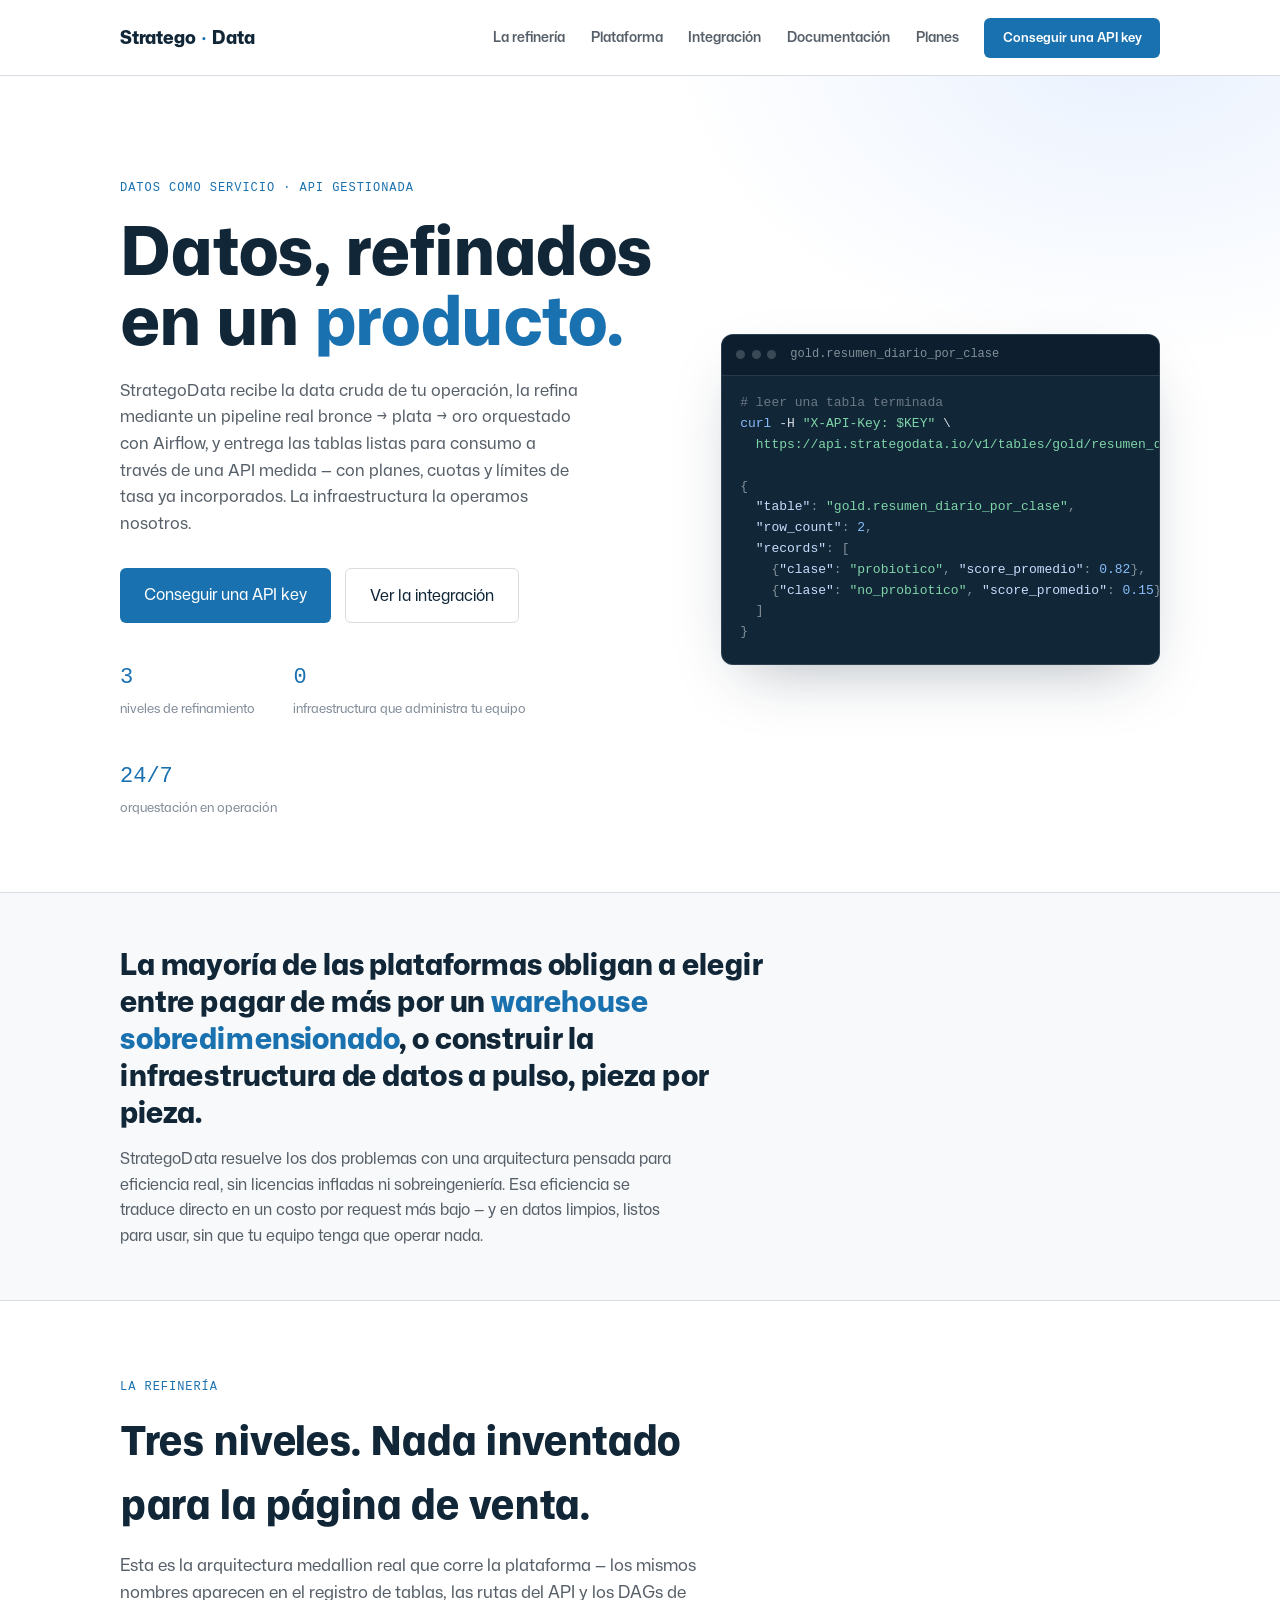
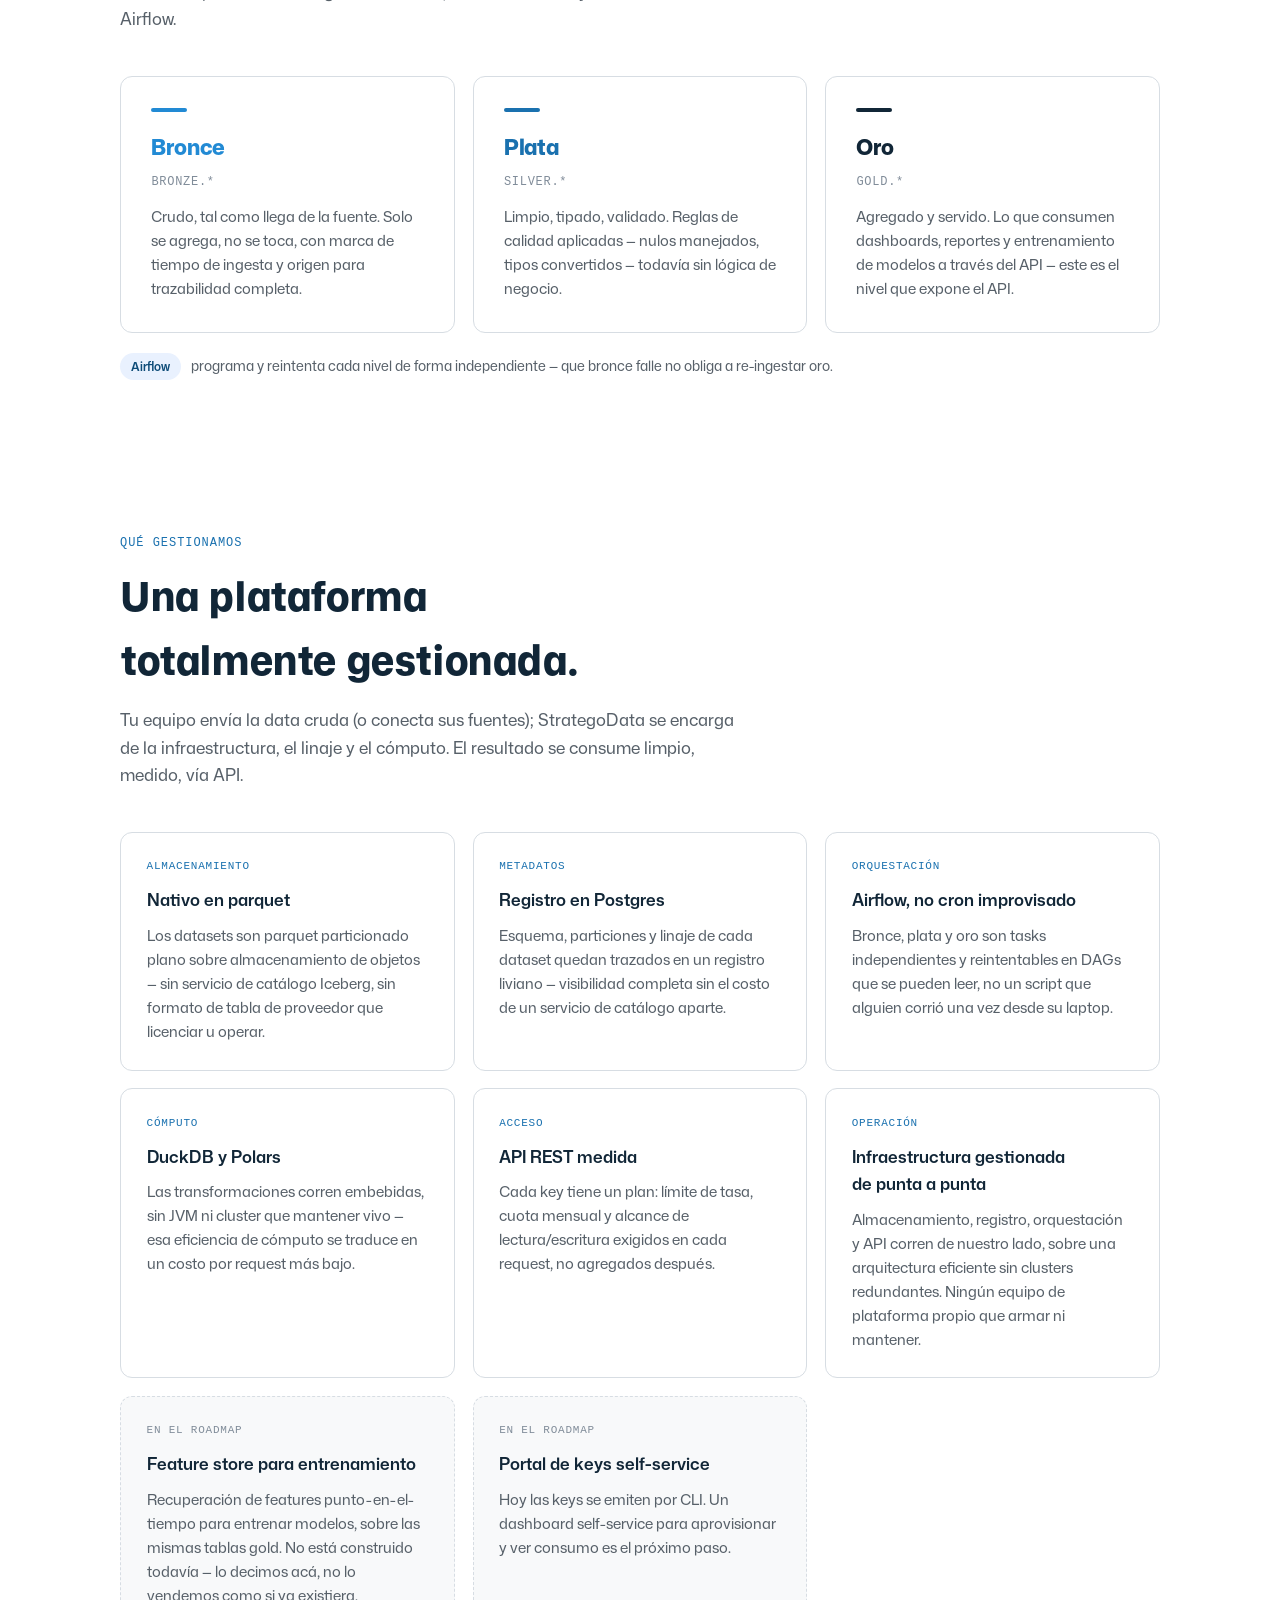
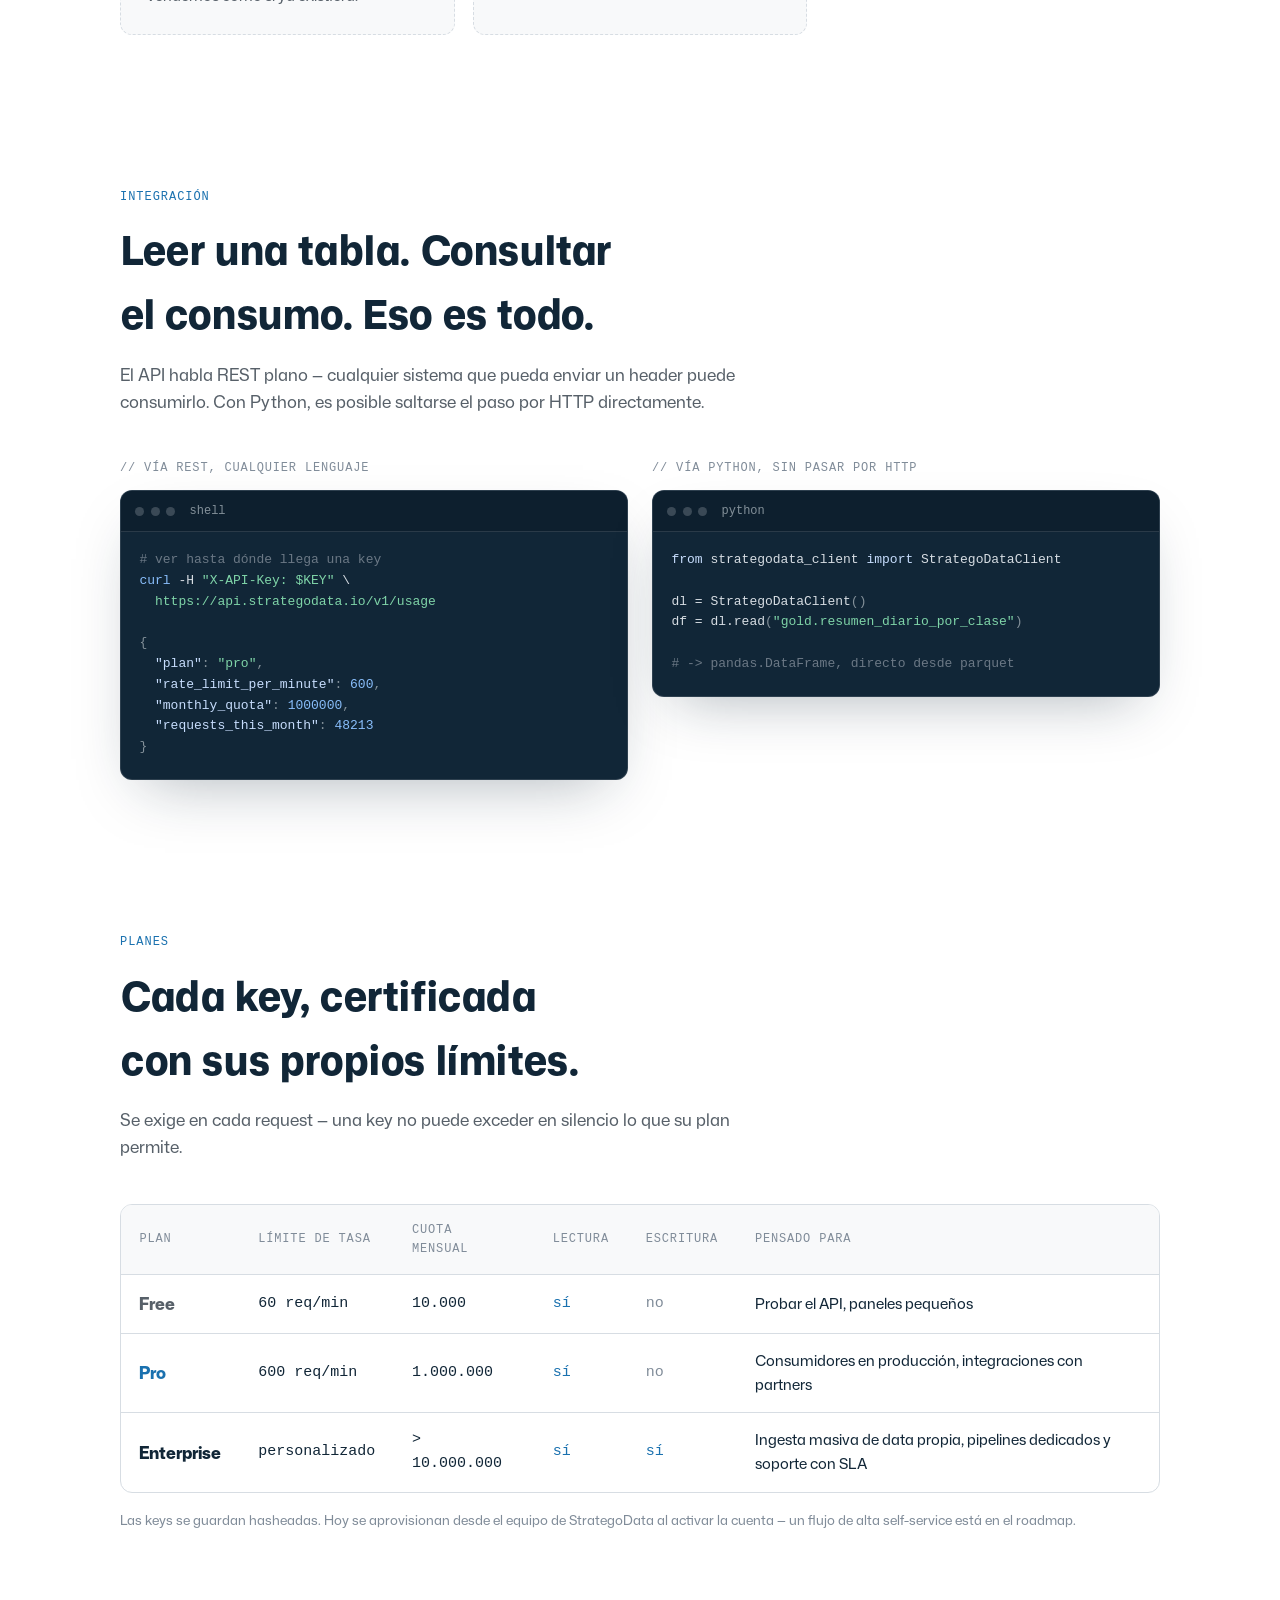
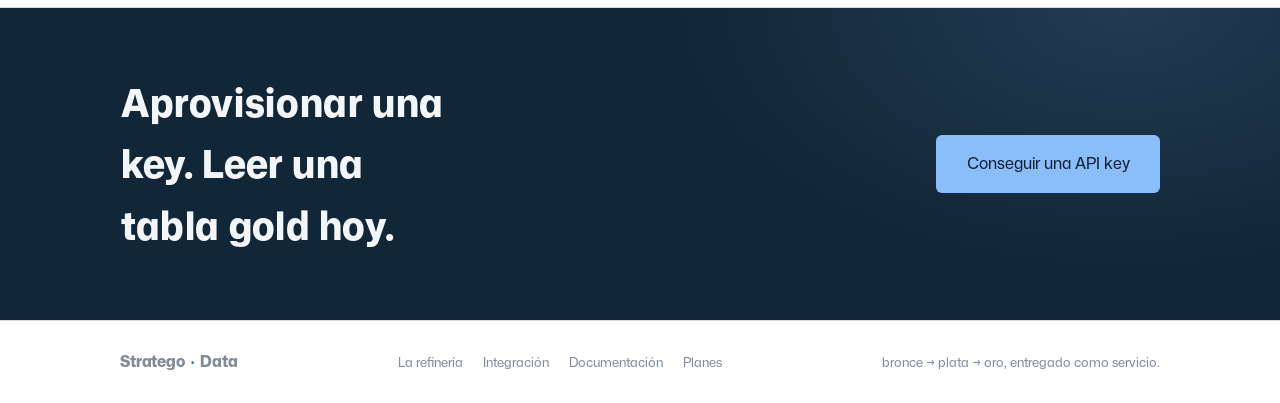
<file: index.html>
<!doctype html>
<html lang="es">
<head>
  <meta charset="UTF-8" />
  <meta name="viewport" content="width=device-width, initial-scale=1.0" />
  <title>StrategoData — Datos, refinados en un producto.</title>
  <meta name="description" content="StrategoData: datos como servicio. Plataforma gestionada que refina tu data cruda en tablas listas para consumir vía una API medida, con planes y cuotas claras." />
  <link rel="icon" href="data:image/svg+xml,%3Csvg xmlns='http://www.w3.org/2000/svg' viewBox='0 0 100 100'%3E%3Ctext y='.9em' font-size='90'%3E%F0%9F%94%B7%3C/text%3E%3C/svg%3E" />
  <link rel="stylesheet" href="styles.css" />
</head>
<body>
<header class="site">
  <div class="wrap nav">
    <div class="nav-mark">Stratego<span class="dot">·</span>Data</div>
    <nav class="nav-links">
      <a href="#refineria">La refinería</a>
      <a href="#plataforma">Plataforma</a>
      <a href="#integracion">Integración</a>
      <a href="docs/index.html">Documentación</a>
      <a href="#planes">Planes</a>
      <a class="nav-cta" href="#planes">Conseguir una API key</a>
    </nav>
  </div>
</header>

<main>
  <section class="hero">
    <div class="wrap hero-grid">
      <div>
        <div class="eyebrow hero-eyebrow">Datos como servicio · API gestionada</div>
        <h1 class="hero-title display">Datos, refinados en un <span class="accent">producto.</span></h1>
        <p class="hero-sub">StrategoData recibe la data cruda de tu operación, la refina mediante un pipeline real bronce → plata → oro orquestado con Airflow, y entrega las tablas listas para consumo a través de una API medida — con planes, cuotas y límites de tasa ya incorporados. La infraestructura la operamos nosotros.</p>
        <div class="hero-ctas">
          <a class="btn-primary" href="#planes">Conseguir una API key</a>
          <a class="btn-secondary" href="#integracion">Ver la integración</a>
        </div>
        <div class="hero-facts">
          <div class="hero-fact"><span class="num tabular">3</span><span class="lbl">niveles de refinamiento</span></div>
          <div class="hero-fact"><span class="num tabular">0</span><span class="lbl">infraestructura que administra tu equipo</span></div>
          <div class="hero-fact"><span class="num tabular">24/7</span><span class="lbl">orquestación en operación</span></div>
        </div>
      </div>
      <div class="terminal">
        <div class="terminal-bar"><span></span><span></span><span></span><div class="lbl">gold.resumen_diario_por_clase</div></div>
        <div class="terminal-body"><pre><span class="tk-mut"># leer una tabla terminada</span>
<span class="tk-cmd">curl</span> -H <span class="tk-str">"X-API-Key: $KEY"</span> \
  <span class="tk-str">https://api.strategodata.io/v1/tables/gold/resumen_diario_por_clase</span>

<span class="tk-punc">{</span>
  <span class="tk-key">"table"</span><span class="tk-punc">:</span> <span class="tk-str">"gold.resumen_diario_por_clase"</span><span class="tk-punc">,</span>
  <span class="tk-key">"row_count"</span><span class="tk-punc">:</span> <span class="tk-cmd">2</span><span class="tk-punc">,</span>
  <span class="tk-key">"records"</span><span class="tk-punc">:</span> <span class="tk-punc">[</span>
    <span class="tk-punc">{</span><span class="tk-key">"clase"</span><span class="tk-punc">:</span> <span class="tk-str">"probiotico"</span><span class="tk-punc">,</span> <span class="tk-key">"score_promedio"</span><span class="tk-punc">:</span> <span class="tk-cmd">0.82</span><span class="tk-punc">}</span><span class="tk-punc">,</span>
    <span class="tk-punc">{</span><span class="tk-key">"clase"</span><span class="tk-punc">:</span> <span class="tk-str">"no_probiotico"</span><span class="tk-punc">,</span> <span class="tk-key">"score_promedio"</span><span class="tk-punc">:</span> <span class="tk-cmd">0.15</span><span class="tk-punc">}</span>
  <span class="tk-punc">]</span>
<span class="tk-punc">}</span></pre></div>
      </div>
    </div>
  </section>

  <div class="thesis">
    <div class="wrap">
      <p class="lead">La mayoría de las plataformas obligan a elegir entre pagar de más por un <span class="accent">warehouse sobredimensionado</span>, o construir la infraestructura de datos a pulso, pieza por pieza.</p>
      <p class="thesis-note">StrategoData resuelve los dos problemas con una arquitectura pensada para eficiencia real, sin licencias infladas ni sobreingeniería. Esa eficiencia se traduce directo en un costo por request más bajo — y en datos limpios, listos para usar, sin que tu equipo tenga que operar nada.</p>
    </div>
  </div>

  <section id="refineria">
    <div class="wrap">
      <div class="section-head">
        <div class="eyebrow">La refinería</div>
        <h2 class="section-title">Tres niveles. Nada inventado para la página de venta.</h2>
        <p>Esta es la arquitectura medallion real que corre la plataforma — los mismos nombres aparecen en el registro de tablas, las rutas del API y los DAGs de Airflow.</p>
      </div>

      <div class="refinery-strip" id="ingots">
        <div class="ingot ingot--bronze">
          <div class="tier-bar"></div>
          <div class="tier-name">Bronce</div>
          <div class="tier-role">bronze.*</div>
          <p class="tier-desc">Crudo, tal como llega de la fuente. Solo se agrega, no se toca, con marca de tiempo de ingesta y origen para trazabilidad completa.</p>
        </div>
        <div class="ingot ingot--silver">
          <div class="tier-bar"></div>
          <div class="tier-name">Plata</div>
          <div class="tier-role">silver.*</div>
          <p class="tier-desc">Limpio, tipado, validado. Reglas de calidad aplicadas — nulos manejados, tipos convertidos — todavía sin lógica de negocio.</p>
        </div>
        <div class="ingot ingot--gold">
          <div class="tier-bar"></div>
          <div class="tier-name">Oro</div>
          <div class="tier-role">gold.*</div>
          <p class="tier-desc">Agregado y servido. Lo que consumen dashboards, reportes y entrenamiento de modelos a través del API — este es el nivel que expone el API.</p>
        </div>
      </div>
      <div class="orchestration-note"><span class="tag">Airflow</span> programa y reintenta cada nivel de forma independiente — que bronce falle no obliga a re-ingestar oro.</div>
    </div>
  </section>

  <section id="plataforma">
    <div class="wrap">
      <div class="section-head">
        <div class="eyebrow">Qué gestionamos</div>
        <h2 class="section-title">Una plataforma totalmente gestionada.</h2>
        <p>Tu equipo envía la data cruda (o conecta sus fuentes); StrategoData se encarga de la infraestructura, el linaje y el cómputo. El resultado se consume limpio, medido, vía API.</p>
      </div>

      <div class="feature-grid">
        <div class="feature">
          <div class="mark">ALMACENAMIENTO</div>
          <h3>Nativo en parquet</h3>
          <p>Los datasets son parquet particionado plano sobre almacenamiento de objetos — sin servicio de catálogo Iceberg, sin formato de tabla de proveedor que licenciar u operar.</p>
        </div>
        <div class="feature">
          <div class="mark">METADATOS</div>
          <h3>Registro en Postgres</h3>
          <p>Esquema, particiones y linaje de cada dataset quedan trazados en un registro liviano — visibilidad completa sin el costo de un servicio de catálogo aparte.</p>
        </div>
        <div class="feature">
          <div class="mark">ORQUESTACIÓN</div>
          <h3>Airflow, no cron improvisado</h3>
          <p>Bronce, plata y oro son tasks independientes y reintentables en DAGs que se pueden leer, no un script que alguien corrió una vez desde su laptop.</p>
        </div>
        <div class="feature">
          <div class="mark">CÓMPUTO</div>
          <h3>DuckDB y Polars</h3>
          <p>Las transformaciones corren embebidas, sin JVM ni cluster que mantener vivo — esa eficiencia de cómputo se traduce en un costo por request más bajo.</p>
        </div>
        <div class="feature">
          <div class="mark">ACCESO</div>
          <h3>API REST medida</h3>
          <p>Cada key tiene un plan: límite de tasa, cuota mensual y alcance de lectura/escritura exigidos en cada request, no agregados después.</p>
        </div>
        <div class="feature">
          <div class="mark">OPERACIÓN</div>
          <h3>Infraestructura gestionada de punta a punta</h3>
          <p>Almacenamiento, registro, orquestación y API corren de nuestro lado, sobre una arquitectura eficiente sin clusters redundantes. Ningún equipo de plataforma propio que armar ni mantener.</p>
        </div>
        <div class="feature roadmap">
          <div class="mark">EN EL ROADMAP</div>
          <h3>Feature store para entrenamiento</h3>
          <p>Recuperación de features punto-en-el-tiempo para entrenar modelos, sobre las mismas tablas gold. No está construido todavía — lo decimos acá, no lo vendemos como si ya existiera.</p>
        </div>
        <div class="feature roadmap">
          <div class="mark">EN EL ROADMAP</div>
          <h3>Portal de keys self-service</h3>
          <p>Hoy las keys se emiten por CLI. Un dashboard self-service para aprovisionar y ver consumo es el próximo paso.</p>
        </div>
      </div>
    </div>
  </section>

  <section id="integracion">
    <div class="wrap">
      <div class="section-head">
        <div class="eyebrow">Integración</div>
        <h2 class="section-title">Leer una tabla. Consultar el consumo. Eso es todo.</h2>
        <p>El API habla REST plano — cualquier sistema que pueda enviar un header puede consumirlo. Con Python, es posible saltarse el paso por HTTP directamente.</p>
      </div>

      <div class="demo-grid">
        <div class="demo-col">
          <h3>// vía REST, cualquier lenguaje</h3>
          <div class="terminal">
            <div class="terminal-bar"><span></span><span></span><span></span><div class="lbl">shell</div></div>
            <div class="terminal-body"><pre><span class="tk-mut"># ver hasta dónde llega una key</span>
<span class="tk-cmd">curl</span> -H <span class="tk-str">"X-API-Key: $KEY"</span> \
  <span class="tk-str">https://api.strategodata.io/v1/usage</span>

<span class="tk-punc">{</span>
  <span class="tk-key">"plan"</span><span class="tk-punc">:</span> <span class="tk-str">"pro"</span><span class="tk-punc">,</span>
  <span class="tk-key">"rate_limit_per_minute"</span><span class="tk-punc">:</span> <span class="tk-cmd">600</span><span class="tk-punc">,</span>
  <span class="tk-key">"monthly_quota"</span><span class="tk-punc">:</span> <span class="tk-cmd">1000000</span><span class="tk-punc">,</span>
  <span class="tk-key">"requests_this_month"</span><span class="tk-punc">:</span> <span class="tk-cmd">48213</span>
<span class="tk-punc">}</span></pre></div>
          </div>
        </div>
        <div class="demo-col">
          <h3>// vía Python, sin pasar por HTTP</h3>
          <div class="terminal">
            <div class="terminal-bar"><span></span><span></span><span></span><div class="lbl">python</div></div>
            <div class="terminal-body"><pre><span class="tk-key">from</span> strategodata_client <span class="tk-key">import</span> StrategoDataClient

dl = StrategoDataClient<span class="tk-punc">()</span>
df = dl.read<span class="tk-punc">(</span><span class="tk-str">"gold.resumen_diario_por_clase"</span><span class="tk-punc">)</span>

<span class="tk-mut"># -> pandas.DataFrame, directo desde parquet</span></pre></div>
          </div>
        </div>
      </div>
    </div>
  </section>

  <section id="planes">
    <div class="wrap">
      <div class="section-head">
        <div class="eyebrow">Planes</div>
        <h2 class="section-title">Cada key, certificada con sus propios límites.</h2>
        <p>Se exige en cada request — una key no puede exceder en silencio lo que su plan permite.</p>
      </div>

      <div class="plans-sheet">
        <table class="plans">
          <thead>
            <tr>
              <th>Plan</th>
              <th>Límite de tasa</th>
              <th>Cuota mensual</th>
              <th>Lectura</th>
              <th>Escritura</th>
              <th>Pensado para</th>
            </tr>
          </thead>
          <tbody>
            <tr>
              <td class="plan-name p-free">Free</td>
              <td class="num tabular">60 req/min</td>
              <td class="num tabular">10.000</td>
              <td class="yn-yes">sí</td>
              <td class="yn-no">no</td>
              <td>Probar el API, paneles pequeños</td>
            </tr>
            <tr>
              <td class="plan-name p-pro">Pro</td>
              <td class="num tabular">600 req/min</td>
              <td class="num tabular">1.000.000</td>
              <td class="yn-yes">sí</td>
              <td class="yn-no">no</td>
              <td>Consumidores en producción, integraciones con partners</td>
            </tr>
            <tr>
              <td class="plan-name p-enterprise">Enterprise</td>
              <td class="num tabular">personalizado</td>
              <td class="num tabular">&gt; 10.000.000</td>
              <td class="yn-yes">sí</td>
              <td class="yn-yes">sí</td>
              <td>Ingesta masiva de data propia, pipelines dedicados y soporte con SLA</td>
            </tr>
          </tbody>
        </table>
      </div>
      <p class="plans-note">Las keys se guardan hasheadas. Hoy se aprovisionan desde el equipo de StrategoData al activar la cuenta — un flujo de alta self-service está en el roadmap.</p>
    </div>
  </section>

  <div class="cta-band">
    <div class="wrap cta-inner">
      <h2>Aprovisionar una key. Leer una tabla gold hoy.</h2>
      <a class="btn-primary" href="#planes">Conseguir una API key</a>
    </div>
  </div>
</main>

<footer class="site">
  <div class="wrap footer-inner">
    <div class="nav-mark">Stratego<span class="dot">·</span>Data</div>
    <div class="footer-links">
      <a href="#refineria">La refinería</a>
      <a href="#integracion">Integración</a>
      <a href="docs/index.html">Documentación</a>
      <a href="#planes">Planes</a>
    </div>
    <div>bronce → plata → oro, entregado como servicio.</div>
  </div>
</footer>

<script src="script.js" defer></script>
</body>
</html>
</file>
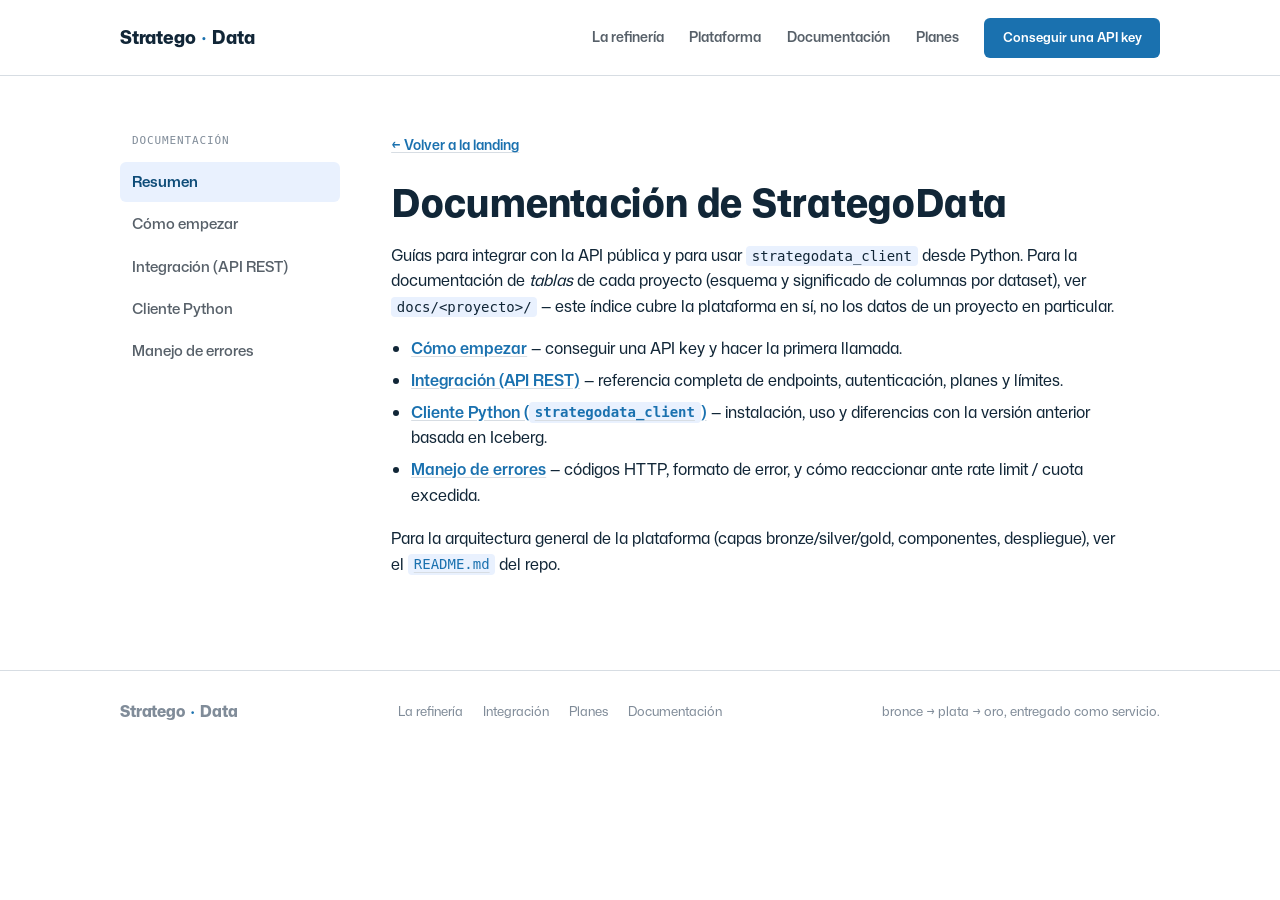
<file: docs/index.html>
<!doctype html>
<html lang="es">
<head>
  <meta charset="UTF-8" />
  <meta name="viewport" content="width=device-width, initial-scale=1.0" />
  <title>Documentación — Documentación StrategoData</title>
  <meta name="description" content="Índice de la documentación de StrategoData: API, cliente Python y manejo de errores." />
  <link rel="icon" href="data:image/svg+xml,%3Csvg xmlns='http://www.w3.org/2000/svg' viewBox='0 0 100 100'%3E%3Ctext y='.9em' font-size='90'%3E%F0%9F%94%B7%3C/text%3E%3C/svg%3E" />
  <link rel="stylesheet" href="../styles.css" />
  <link rel="stylesheet" href="docs.css" />
</head>
<body>
<header class="site">
  <div class="wrap nav">
    <a href="../index.html" style="text-decoration:none;color:inherit;"><div class="nav-mark">Stratego<span class="dot">·</span>Data</div></a>
    <nav class="nav-links">
      <a href="../index.html#refineria">La refinería</a>
      <a href="../index.html#plataforma">Plataforma</a>
      <a href="index.html">Documentación</a>
      <a href="../index.html#planes">Planes</a>
      <a class="nav-cta" href="../index.html#planes">Conseguir una API key</a>
    </nav>
  </div>
</header>

<main class="wrap docs-shell">
  <nav class="docs-nav">
    <div class="docs-nav-title">Documentación</div>
    <a href="index.html" class="active">Resumen</a>
    <a href="getting-started.html">Cómo empezar</a>
    <a href="integration.html">Integración (API REST)</a>
    <a href="client.html">Cliente Python</a>
    <a href="errors.html">Manejo de errores</a>
  </nav>
  <article class="prose">
    <a class="docs-back" href="../index.html">&larr; Volver a la landing</a>
<h1 id="documentacion-de-strategodata">Documentación de StrategoData</h1>
<p>Guías para integrar con la API pública y para usar <code>strategodata_client</code>
desde Python. Para la documentación de <em>tablas</em> de cada proyecto (esquema y
significado de columnas por dataset), ver <code>docs/&lt;proyecto&gt;/</code> — este índice
cubre la plataforma en sí, no los datos de un proyecto en particular.</p>
<ul>
<li><a href="getting-started.html"><strong>Cómo empezar</strong></a> — conseguir una API key y hacer la
  primera llamada.</li>
<li><a href="integration.html"><strong>Integración (API REST)</strong></a> — referencia completa de
  endpoints, autenticación, planes y límites.</li>
<li><a href="client.html"><strong>Cliente Python (<code>strategodata_client</code>)</strong></a> — instalación, uso
  y diferencias con la versión anterior basada en Iceberg.</li>
<li><a href="errors.html"><strong>Manejo de errores</strong></a> — códigos HTTP, formato de error, y
  cómo reaccionar ante rate limit / cuota excedida.</li>
</ul>
<p>Para la arquitectura general de la plataforma (capas bronze/silver/gold,
componentes, despliegue), ver el <a href="https://github.com/BIOS-Co/DATALAKE#readme"><code>README.md</code></a> del repo.</p>
  </article>
</main>

<footer class="site">
  <div class="wrap footer-inner">
    <div class="nav-mark">Stratego<span class="dot">·</span>Data</div>
    <div class="footer-links">
      <a href="../index.html#refineria">La refinería</a>
      <a href="../index.html#integracion">Integración</a>
      <a href="../index.html#planes">Planes</a>
      <a href="index.html">Documentación</a>
    </div>
    <div>bronce &rarr; plata &rarr; oro, entregado como servicio.</div>
  </div>
</footer>
</body>
</html>
</file>
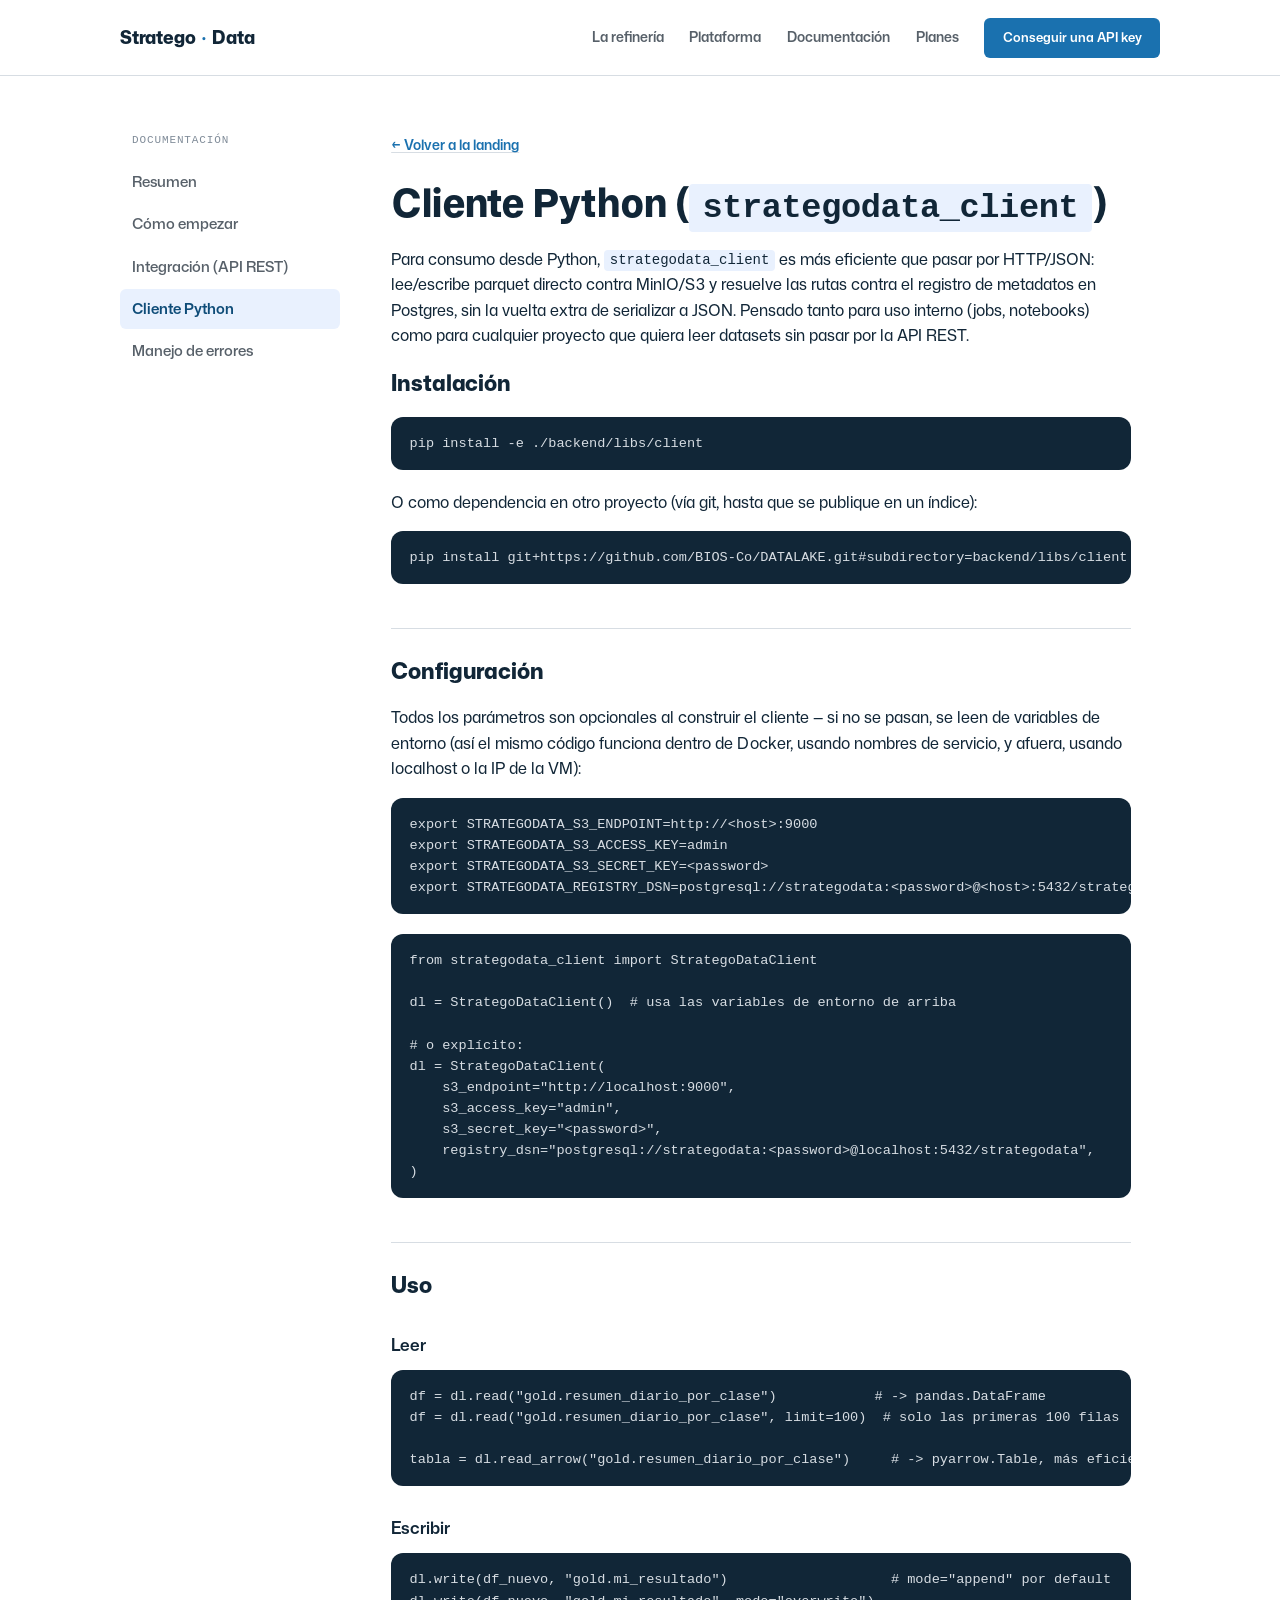
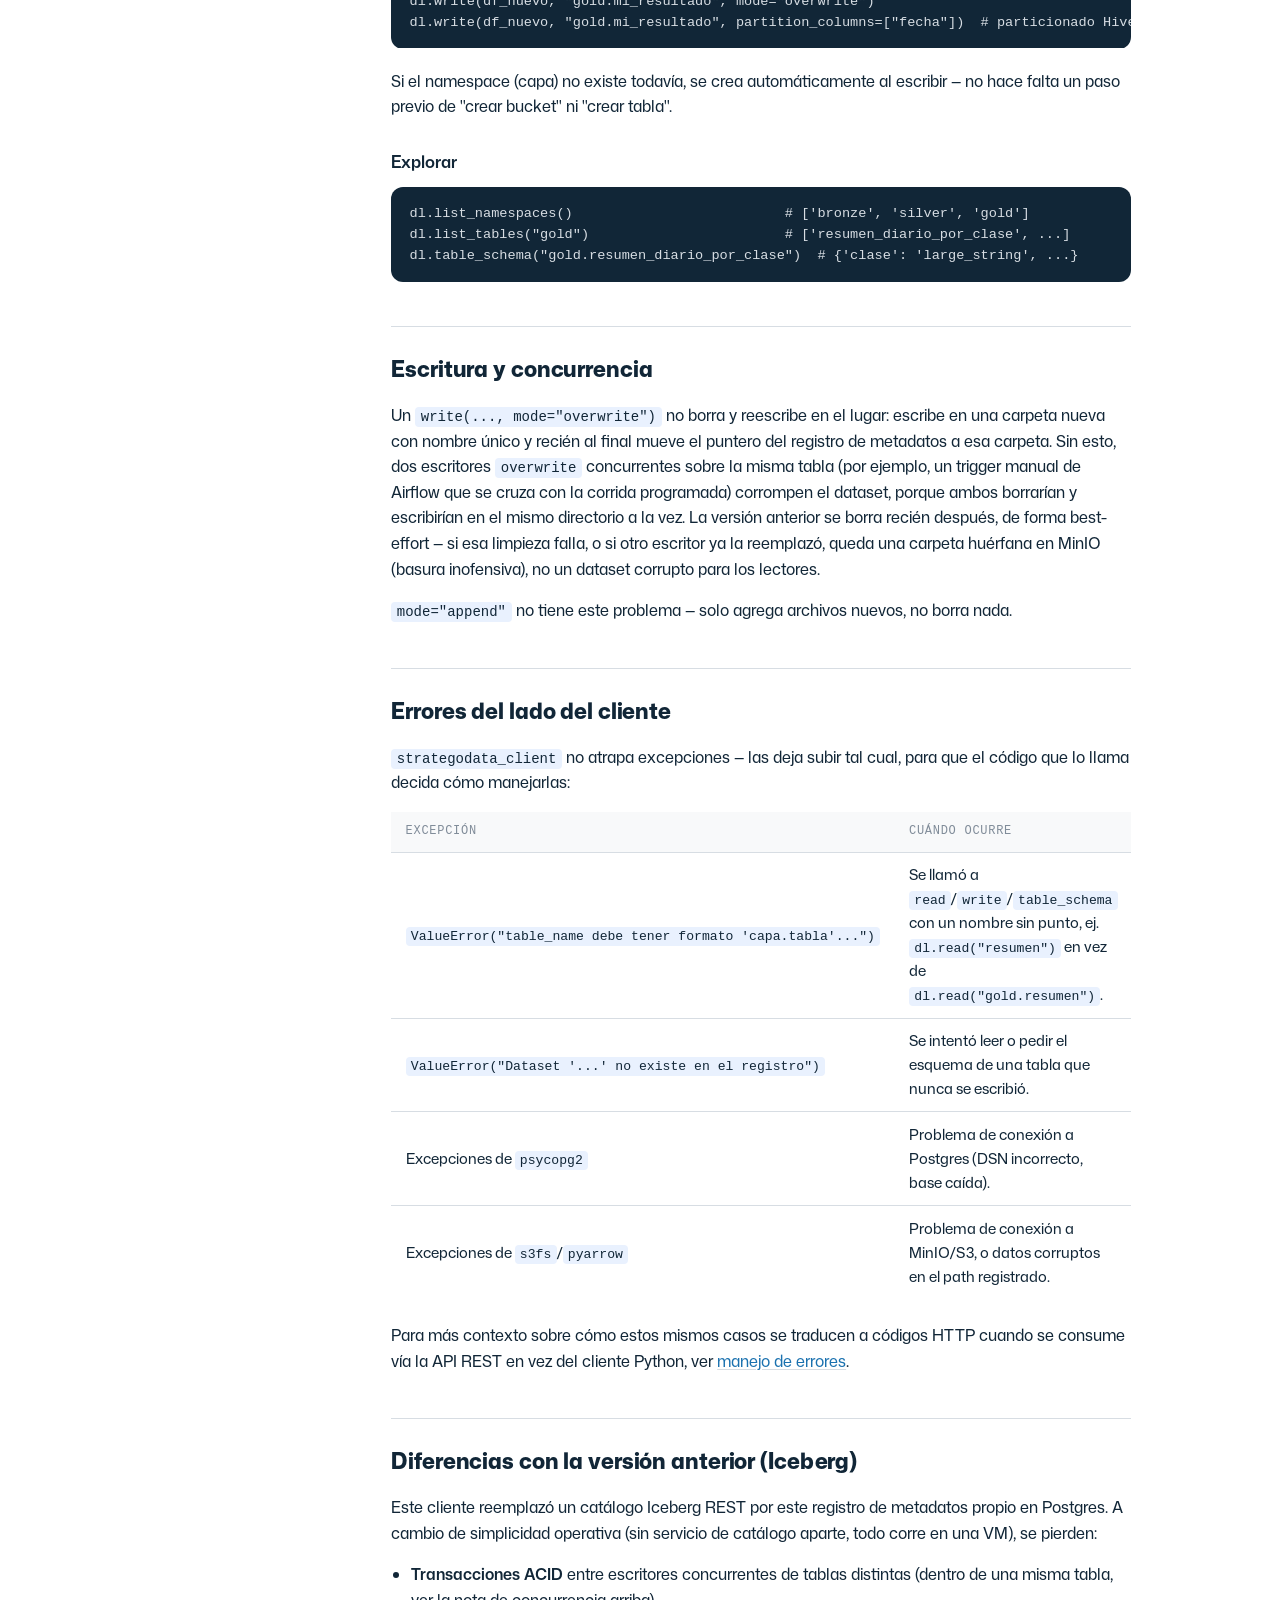
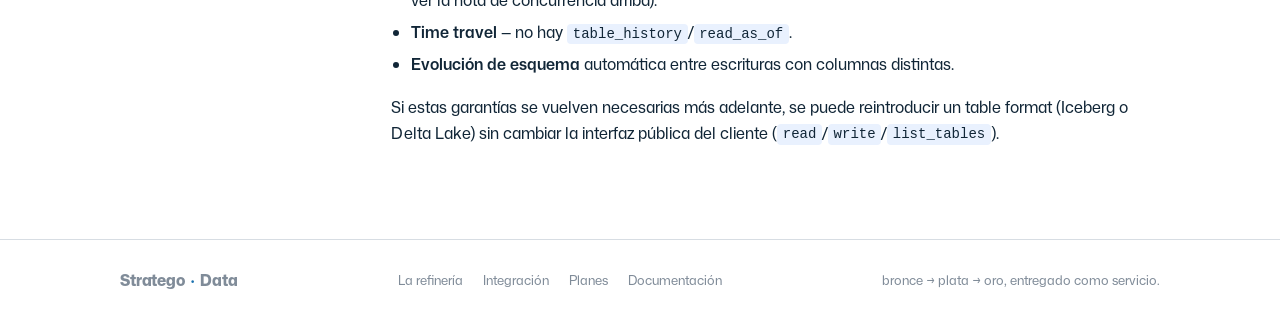
<file: docs/client.html>
<!doctype html>
<html lang="es">
<head>
  <meta charset="UTF-8" />
  <meta name="viewport" content="width=device-width, initial-scale=1.0" />
  <title>Cliente Python — Documentación StrategoData</title>
  <meta name="description" content="Cómo instalar y usar strategodata_client para leer y escribir datasets desde Python." />
  <link rel="icon" href="data:image/svg+xml,%3Csvg xmlns='http://www.w3.org/2000/svg' viewBox='0 0 100 100'%3E%3Ctext y='.9em' font-size='90'%3E%F0%9F%94%B7%3C/text%3E%3C/svg%3E" />
  <link rel="stylesheet" href="../styles.css" />
  <link rel="stylesheet" href="docs.css" />
</head>
<body>
<header class="site">
  <div class="wrap nav">
    <a href="../index.html" style="text-decoration:none;color:inherit;"><div class="nav-mark">Stratego<span class="dot">·</span>Data</div></a>
    <nav class="nav-links">
      <a href="../index.html#refineria">La refinería</a>
      <a href="../index.html#plataforma">Plataforma</a>
      <a href="index.html">Documentación</a>
      <a href="../index.html#planes">Planes</a>
      <a class="nav-cta" href="../index.html#planes">Conseguir una API key</a>
    </nav>
  </div>
</header>

<main class="wrap docs-shell">
  <nav class="docs-nav">
    <div class="docs-nav-title">Documentación</div>
    <a href="index.html">Resumen</a>
    <a href="getting-started.html">Cómo empezar</a>
    <a href="integration.html">Integración (API REST)</a>
    <a href="client.html" class="active">Cliente Python</a>
    <a href="errors.html">Manejo de errores</a>
  </nav>
  <article class="prose">
    <a class="docs-back" href="../index.html">&larr; Volver a la landing</a>
<h1 id="cliente-python-strategodata_client">Cliente Python (<code>strategodata_client</code>)</h1>
<p>Para consumo desde Python, <code>strategodata_client</code> es más eficiente que pasar
por HTTP/JSON: lee/escribe parquet directo contra MinIO/S3 y resuelve las
rutas contra el registro de metadatos en Postgres, sin la vuelta extra de
serializar a JSON. Pensado tanto para uso interno (jobs, notebooks) como
para cualquier proyecto que quiera leer datasets sin pasar por la API REST.</p>
<h2 id="instalacion">Instalación</h2>
<pre><code class="language-bash">pip install -e ./backend/libs/client
</code></pre>
<p>O como dependencia en otro proyecto (vía git, hasta que se publique en un
índice):</p>
<pre><code class="language-bash">pip install git+https://github.com/BIOS-Co/DATALAKE.git#subdirectory=backend/libs/client
</code></pre>
<h2 id="configuracion">Configuración</h2>
<p>Todos los parámetros son opcionales al construir el cliente — si no se
pasan, se leen de variables de entorno (así el mismo código funciona dentro
de Docker, usando nombres de servicio, y afuera, usando localhost o la IP
de la VM):</p>
<pre><code class="language-bash">export STRATEGODATA_S3_ENDPOINT=http://&lt;host&gt;:9000
export STRATEGODATA_S3_ACCESS_KEY=admin
export STRATEGODATA_S3_SECRET_KEY=&lt;password&gt;
export STRATEGODATA_REGISTRY_DSN=postgresql://strategodata:&lt;password&gt;@&lt;host&gt;:5432/strategodata
</code></pre>
<pre><code class="language-python">from strategodata_client import StrategoDataClient

dl = StrategoDataClient()  # usa las variables de entorno de arriba

# o explícito:
dl = StrategoDataClient(
    s3_endpoint=&quot;http://localhost:9000&quot;,
    s3_access_key=&quot;admin&quot;,
    s3_secret_key=&quot;&lt;password&gt;&quot;,
    registry_dsn=&quot;postgresql://strategodata:&lt;password&gt;@localhost:5432/strategodata&quot;,
)
</code></pre>
<h2 id="uso">Uso</h2>
<h3 id="leer">Leer</h3>
<pre><code class="language-python">df = dl.read(&quot;gold.resumen_diario_por_clase&quot;)            # -&gt; pandas.DataFrame
df = dl.read(&quot;gold.resumen_diario_por_clase&quot;, limit=100)  # solo las primeras 100 filas

tabla = dl.read_arrow(&quot;gold.resumen_diario_por_clase&quot;)     # -&gt; pyarrow.Table, más eficiente para datasets grandes
</code></pre>
<h3 id="escribir">Escribir</h3>
<pre><code class="language-python">dl.write(df_nuevo, &quot;gold.mi_resultado&quot;)                    # mode=&quot;append&quot; por default
dl.write(df_nuevo, &quot;gold.mi_resultado&quot;, mode=&quot;overwrite&quot;)
dl.write(df_nuevo, &quot;gold.mi_resultado&quot;, partition_columns=[&quot;fecha&quot;])  # particionado Hive-style
</code></pre>
<p>Si el namespace (capa) no existe todavía, se crea automáticamente al
escribir — no hace falta un paso previo de "crear bucket" ni "crear tabla".</p>
<h3 id="explorar">Explorar</h3>
<pre><code class="language-python">dl.list_namespaces()                          # ['bronze', 'silver', 'gold']
dl.list_tables(&quot;gold&quot;)                        # ['resumen_diario_por_clase', ...]
dl.table_schema(&quot;gold.resumen_diario_por_clase&quot;)  # {'clase': 'large_string', ...}
</code></pre>
<h2 id="escritura-y-concurrencia">Escritura y concurrencia</h2>
<p>Un <code>write(..., mode="overwrite")</code> no borra y reescribe en el lugar: escribe
en una carpeta nueva con nombre único y recién al final mueve el puntero del
registro de metadatos a esa carpeta. Sin esto, dos escritores <code>overwrite</code>
concurrentes sobre la misma tabla (por ejemplo, un trigger manual de Airflow
que se cruza con la corrida programada) corrompen el dataset, porque ambos
borrarían y escribirían en el mismo directorio a la vez. La versión anterior
se borra recién después, de forma best-effort — si esa limpieza falla, o si
otro escritor ya la reemplazó, queda una carpeta huérfana en MinIO (basura
inofensiva), no un dataset corrupto para los lectores.</p>
<p><code>mode="append"</code> no tiene este problema — solo agrega archivos nuevos, no
borra nada.</p>
<h2 id="errores-del-lado-del-cliente">Errores del lado del cliente</h2>
<p><code>strategodata_client</code> no atrapa excepciones — las deja subir tal cual, para
que el código que lo llama decida cómo manejarlas:</p>
<table>
<thead>
<tr>
<th>Excepción</th>
<th>Cuándo ocurre</th>
</tr>
</thead>
<tbody>
<tr>
<td><code>ValueError("table_name debe tener formato 'capa.tabla'...")</code></td>
<td>Se llamó a <code>read</code>/<code>write</code>/<code>table_schema</code> con un nombre sin punto, ej. <code>dl.read("resumen")</code> en vez de <code>dl.read("gold.resumen")</code>.</td>
</tr>
<tr>
<td><code>ValueError("Dataset '...' no existe en el registro")</code></td>
<td>Se intentó leer o pedir el esquema de una tabla que nunca se escribió.</td>
</tr>
<tr>
<td>Excepciones de <code>psycopg2</code></td>
<td>Problema de conexión a Postgres (DSN incorrecto, base caída).</td>
</tr>
<tr>
<td>Excepciones de <code>s3fs</code>/<code>pyarrow</code></td>
<td>Problema de conexión a MinIO/S3, o datos corruptos en el path registrado.</td>
</tr>
</tbody>
</table>
<p>Para más contexto sobre cómo estos mismos casos se traducen a códigos HTTP
cuando se consume vía la API REST en vez del cliente Python, ver
<a href="errors.html">manejo de errores</a>.</p>
<h2 id="diferencias-con-la-version-anterior-iceberg">Diferencias con la versión anterior (Iceberg)</h2>
<p>Este cliente reemplazó un catálogo Iceberg REST por este registro de
metadatos propio en Postgres. A cambio de simplicidad operativa (sin
servicio de catálogo aparte, todo corre en una VM), se pierden:</p>
<ul>
<li><strong>Transacciones ACID</strong> entre escritores concurrentes de tablas distintas
  (dentro de una misma tabla, ver la nota de concurrencia arriba).</li>
<li><strong>Time travel</strong> — no hay <code>table_history</code>/<code>read_as_of</code>.</li>
<li><strong>Evolución de esquema</strong> automática entre escrituras con columnas
  distintas.</li>
</ul>
<p>Si estas garantías se vuelven necesarias más adelante, se puede reintroducir
un table format (Iceberg o Delta Lake) sin cambiar la interfaz pública del
cliente (<code>read</code>/<code>write</code>/<code>list_tables</code>).</p>
  </article>
</main>

<footer class="site">
  <div class="wrap footer-inner">
    <div class="nav-mark">Stratego<span class="dot">·</span>Data</div>
    <div class="footer-links">
      <a href="../index.html#refineria">La refinería</a>
      <a href="../index.html#integracion">Integración</a>
      <a href="../index.html#planes">Planes</a>
      <a href="index.html">Documentación</a>
    </div>
    <div>bronce &rarr; plata &rarr; oro, entregado como servicio.</div>
  </div>
</footer>
</body>
</html>
</file>
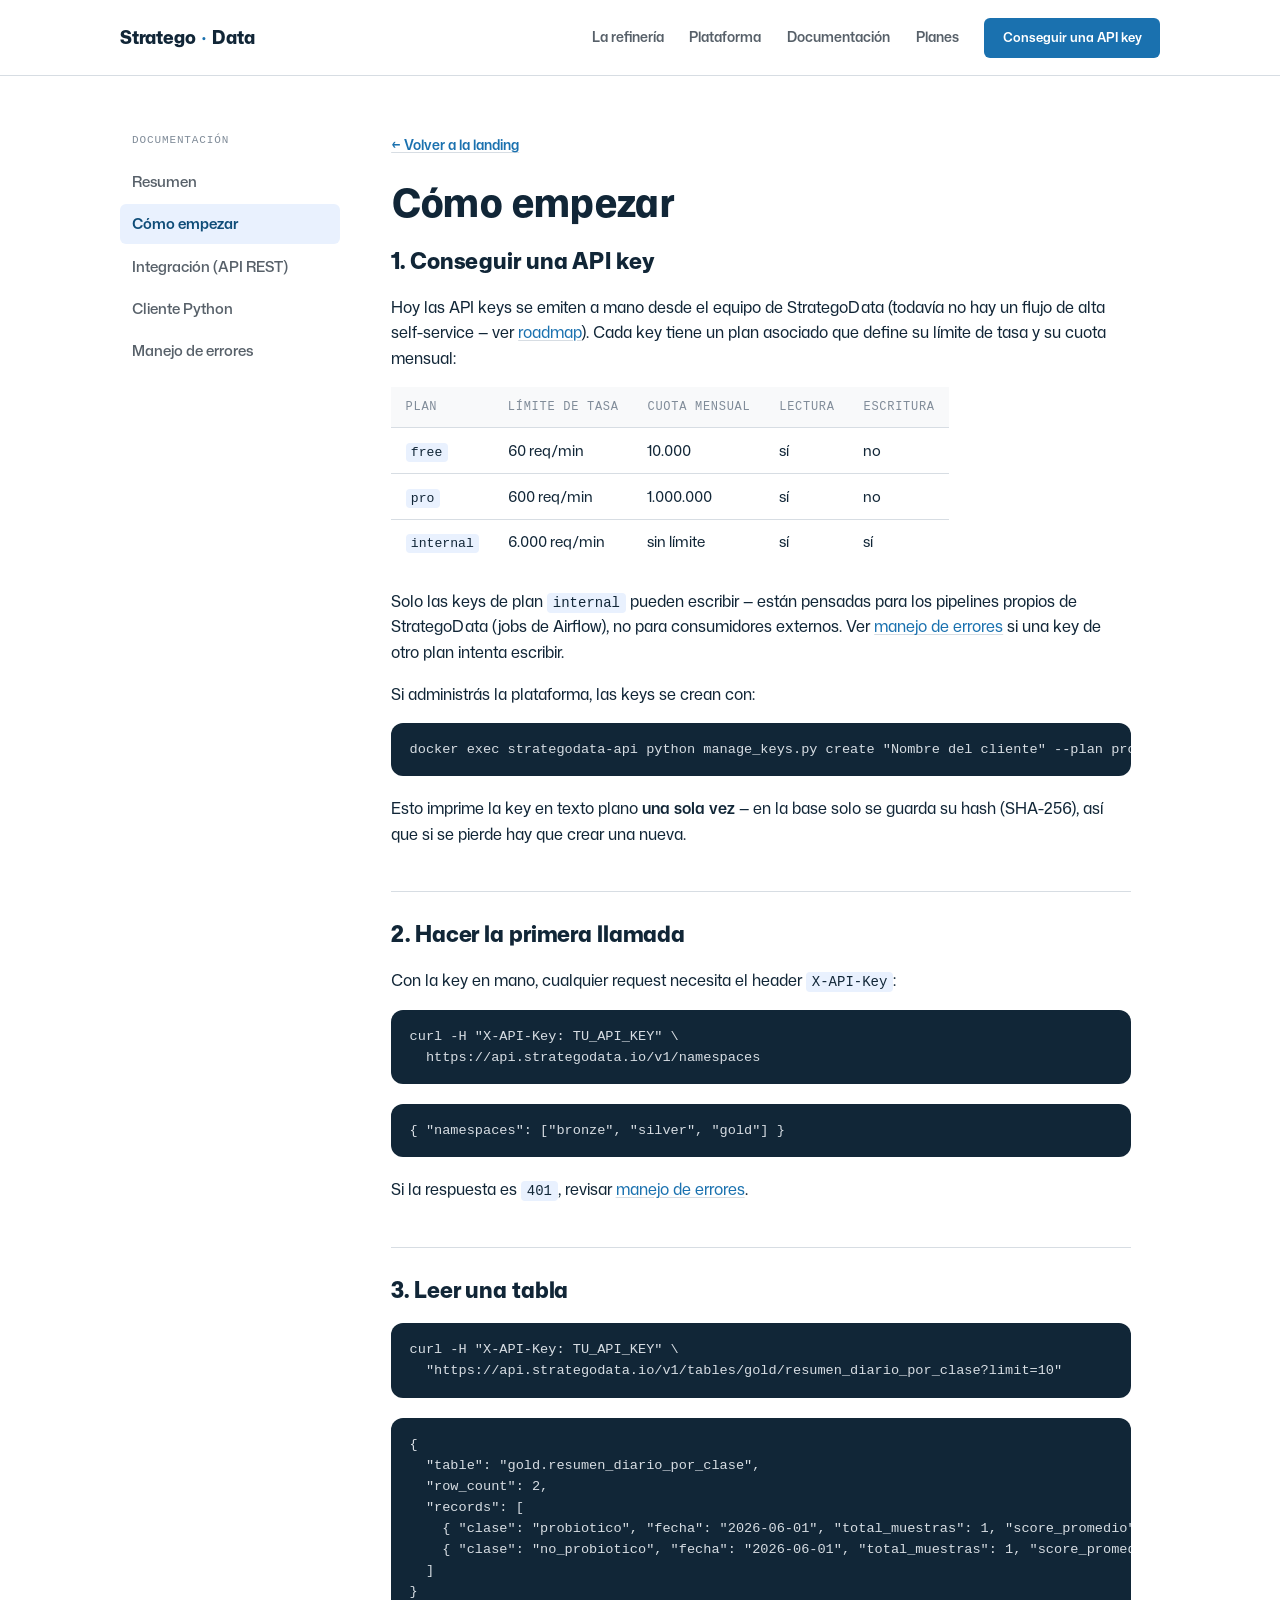
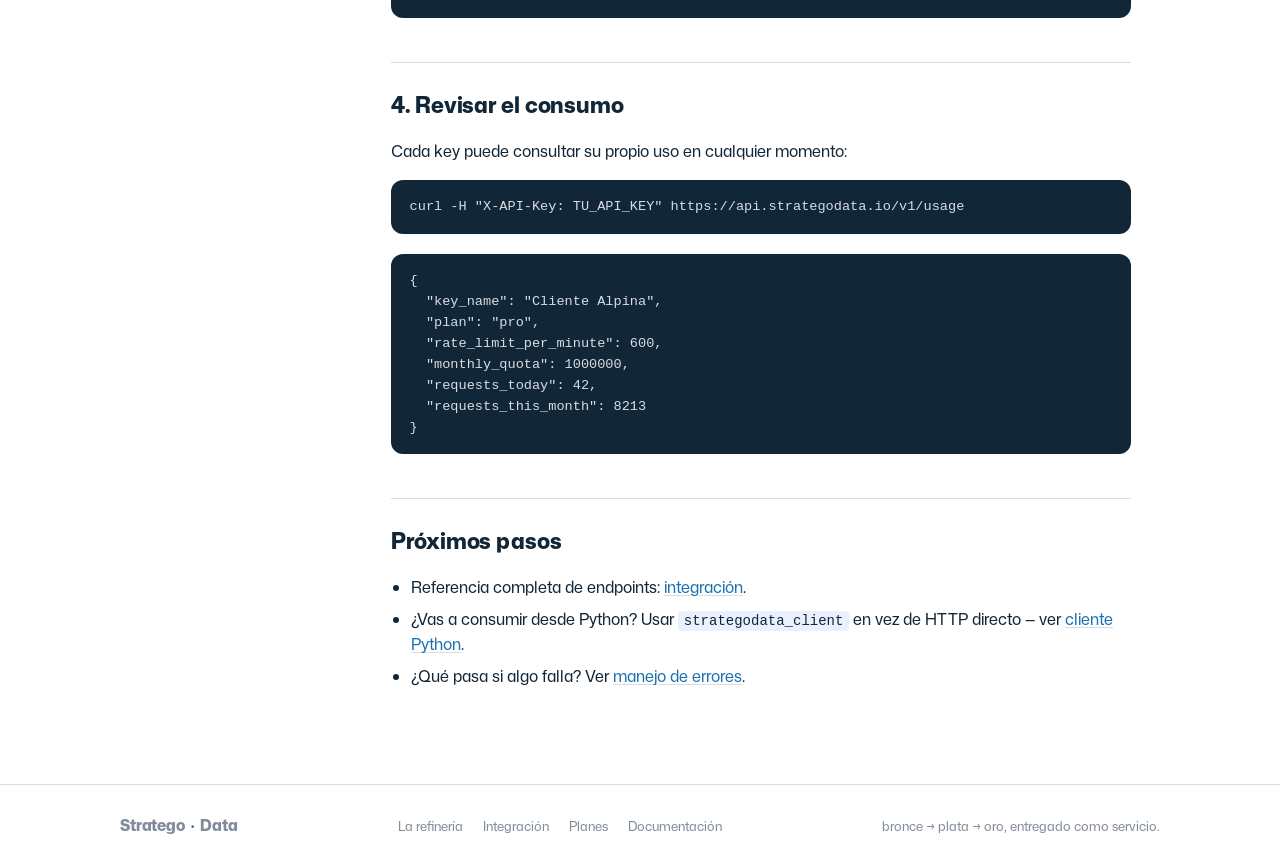
<file: docs/getting-started.html>
<!doctype html>
<html lang="es">
<head>
  <meta charset="UTF-8" />
  <meta name="viewport" content="width=device-width, initial-scale=1.0" />
  <title>Cómo empezar — Documentación StrategoData</title>
  <meta name="description" content="Conseguí una API key de StrategoData y hacé tu primera llamada." />
  <link rel="icon" href="data:image/svg+xml,%3Csvg xmlns='http://www.w3.org/2000/svg' viewBox='0 0 100 100'%3E%3Ctext y='.9em' font-size='90'%3E%F0%9F%94%B7%3C/text%3E%3C/svg%3E" />
  <link rel="stylesheet" href="../styles.css" />
  <link rel="stylesheet" href="docs.css" />
</head>
<body>
<header class="site">
  <div class="wrap nav">
    <a href="../index.html" style="text-decoration:none;color:inherit;"><div class="nav-mark">Stratego<span class="dot">·</span>Data</div></a>
    <nav class="nav-links">
      <a href="../index.html#refineria">La refinería</a>
      <a href="../index.html#plataforma">Plataforma</a>
      <a href="index.html">Documentación</a>
      <a href="../index.html#planes">Planes</a>
      <a class="nav-cta" href="../index.html#planes">Conseguir una API key</a>
    </nav>
  </div>
</header>

<main class="wrap docs-shell">
  <nav class="docs-nav">
    <div class="docs-nav-title">Documentación</div>
    <a href="index.html">Resumen</a>
    <a href="getting-started.html" class="active">Cómo empezar</a>
    <a href="integration.html">Integración (API REST)</a>
    <a href="client.html">Cliente Python</a>
    <a href="errors.html">Manejo de errores</a>
  </nav>
  <article class="prose">
    <a class="docs-back" href="../index.html">&larr; Volver a la landing</a>
<h1 id="como-empezar">Cómo empezar</h1>
<h2 id="1-conseguir-una-api-key">1. Conseguir una API key</h2>
<p>Hoy las API keys se emiten a mano desde el equipo de StrategoData (todavía
no hay un flujo de alta self-service — ver <a href="https://github.com/BIOS-Co/DATALAKE#roadmap">roadmap</a>).
Cada key tiene un plan asociado que define su límite de tasa y su cuota
mensual:</p>
<table>
<thead>
<tr>
<th>Plan</th>
<th>Límite de tasa</th>
<th>Cuota mensual</th>
<th>Lectura</th>
<th>Escritura</th>
</tr>
</thead>
<tbody>
<tr>
<td><code>free</code></td>
<td>60 req/min</td>
<td>10.000</td>
<td>sí</td>
<td>no</td>
</tr>
<tr>
<td><code>pro</code></td>
<td>600 req/min</td>
<td>1.000.000</td>
<td>sí</td>
<td>no</td>
</tr>
<tr>
<td><code>internal</code></td>
<td>6.000 req/min</td>
<td>sin límite</td>
<td>sí</td>
<td>sí</td>
</tr>
</tbody>
</table>
<p>Solo las keys de plan <code>internal</code> pueden escribir — están pensadas para los
pipelines propios de StrategoData (jobs de Airflow), no para consumidores
externos. Ver <a href="errors.html#403-forbidden">manejo de errores</a> si una key de
otro plan intenta escribir.</p>
<p>Si administrás la plataforma, las keys se crean con:</p>
<pre><code class="language-bash">docker exec strategodata-api python manage_keys.py create &quot;Nombre del cliente&quot; --plan pro
</code></pre>
<p>Esto imprime la key en texto plano <strong>una sola vez</strong> — en la base solo se
guarda su hash (SHA-256), así que si se pierde hay que crear una nueva.</p>
<h2 id="2-hacer-la-primera-llamada">2. Hacer la primera llamada</h2>
<p>Con la key en mano, cualquier request necesita el header <code>X-API-Key</code>:</p>
<pre><code class="language-bash">curl -H &quot;X-API-Key: TU_API_KEY&quot; \
  https://api.strategodata.io/v1/namespaces
</code></pre>
<pre><code class="language-json">{ &quot;namespaces&quot;: [&quot;bronze&quot;, &quot;silver&quot;, &quot;gold&quot;] }
</code></pre>
<p>Si la respuesta es <code>401</code>, revisar <a href="errors.html#401-unauthorized">manejo de errores</a>.</p>
<h2 id="3-leer-una-tabla">3. Leer una tabla</h2>
<pre><code class="language-bash">curl -H &quot;X-API-Key: TU_API_KEY&quot; \
  &quot;https://api.strategodata.io/v1/tables/gold/resumen_diario_por_clase?limit=10&quot;
</code></pre>
<pre><code class="language-json">{
  &quot;table&quot;: &quot;gold.resumen_diario_por_clase&quot;,
  &quot;row_count&quot;: 2,
  &quot;records&quot;: [
    { &quot;clase&quot;: &quot;probiotico&quot;, &quot;fecha&quot;: &quot;2026-06-01&quot;, &quot;total_muestras&quot;: 1, &quot;score_promedio&quot;: 0.82 },
    { &quot;clase&quot;: &quot;no_probiotico&quot;, &quot;fecha&quot;: &quot;2026-06-01&quot;, &quot;total_muestras&quot;: 1, &quot;score_promedio&quot;: 0.15 }
  ]
}
</code></pre>
<h2 id="4-revisar-el-consumo">4. Revisar el consumo</h2>
<p>Cada key puede consultar su propio uso en cualquier momento:</p>
<pre><code class="language-bash">curl -H &quot;X-API-Key: TU_API_KEY&quot; https://api.strategodata.io/v1/usage
</code></pre>
<pre><code class="language-json">{
  &quot;key_name&quot;: &quot;Cliente Alpina&quot;,
  &quot;plan&quot;: &quot;pro&quot;,
  &quot;rate_limit_per_minute&quot;: 600,
  &quot;monthly_quota&quot;: 1000000,
  &quot;requests_today&quot;: 42,
  &quot;requests_this_month&quot;: 8213
}
</code></pre>
<h2 id="proximos-pasos">Próximos pasos</h2>
<ul>
<li>Referencia completa de endpoints: <a href="integration.html">integración</a>.</li>
<li>¿Vas a consumir desde Python? Usar <code>strategodata_client</code> en vez de HTTP
  directo — ver <a href="client.html">cliente Python</a>.</li>
<li>¿Qué pasa si algo falla? Ver <a href="errors.html">manejo de errores</a>.</li>
</ul>
  </article>
</main>

<footer class="site">
  <div class="wrap footer-inner">
    <div class="nav-mark">Stratego<span class="dot">·</span>Data</div>
    <div class="footer-links">
      <a href="../index.html#refineria">La refinería</a>
      <a href="../index.html#integracion">Integración</a>
      <a href="../index.html#planes">Planes</a>
      <a href="index.html">Documentación</a>
    </div>
    <div>bronce &rarr; plata &rarr; oro, entregado como servicio.</div>
  </div>
</footer>
</body>
</html>
</file>
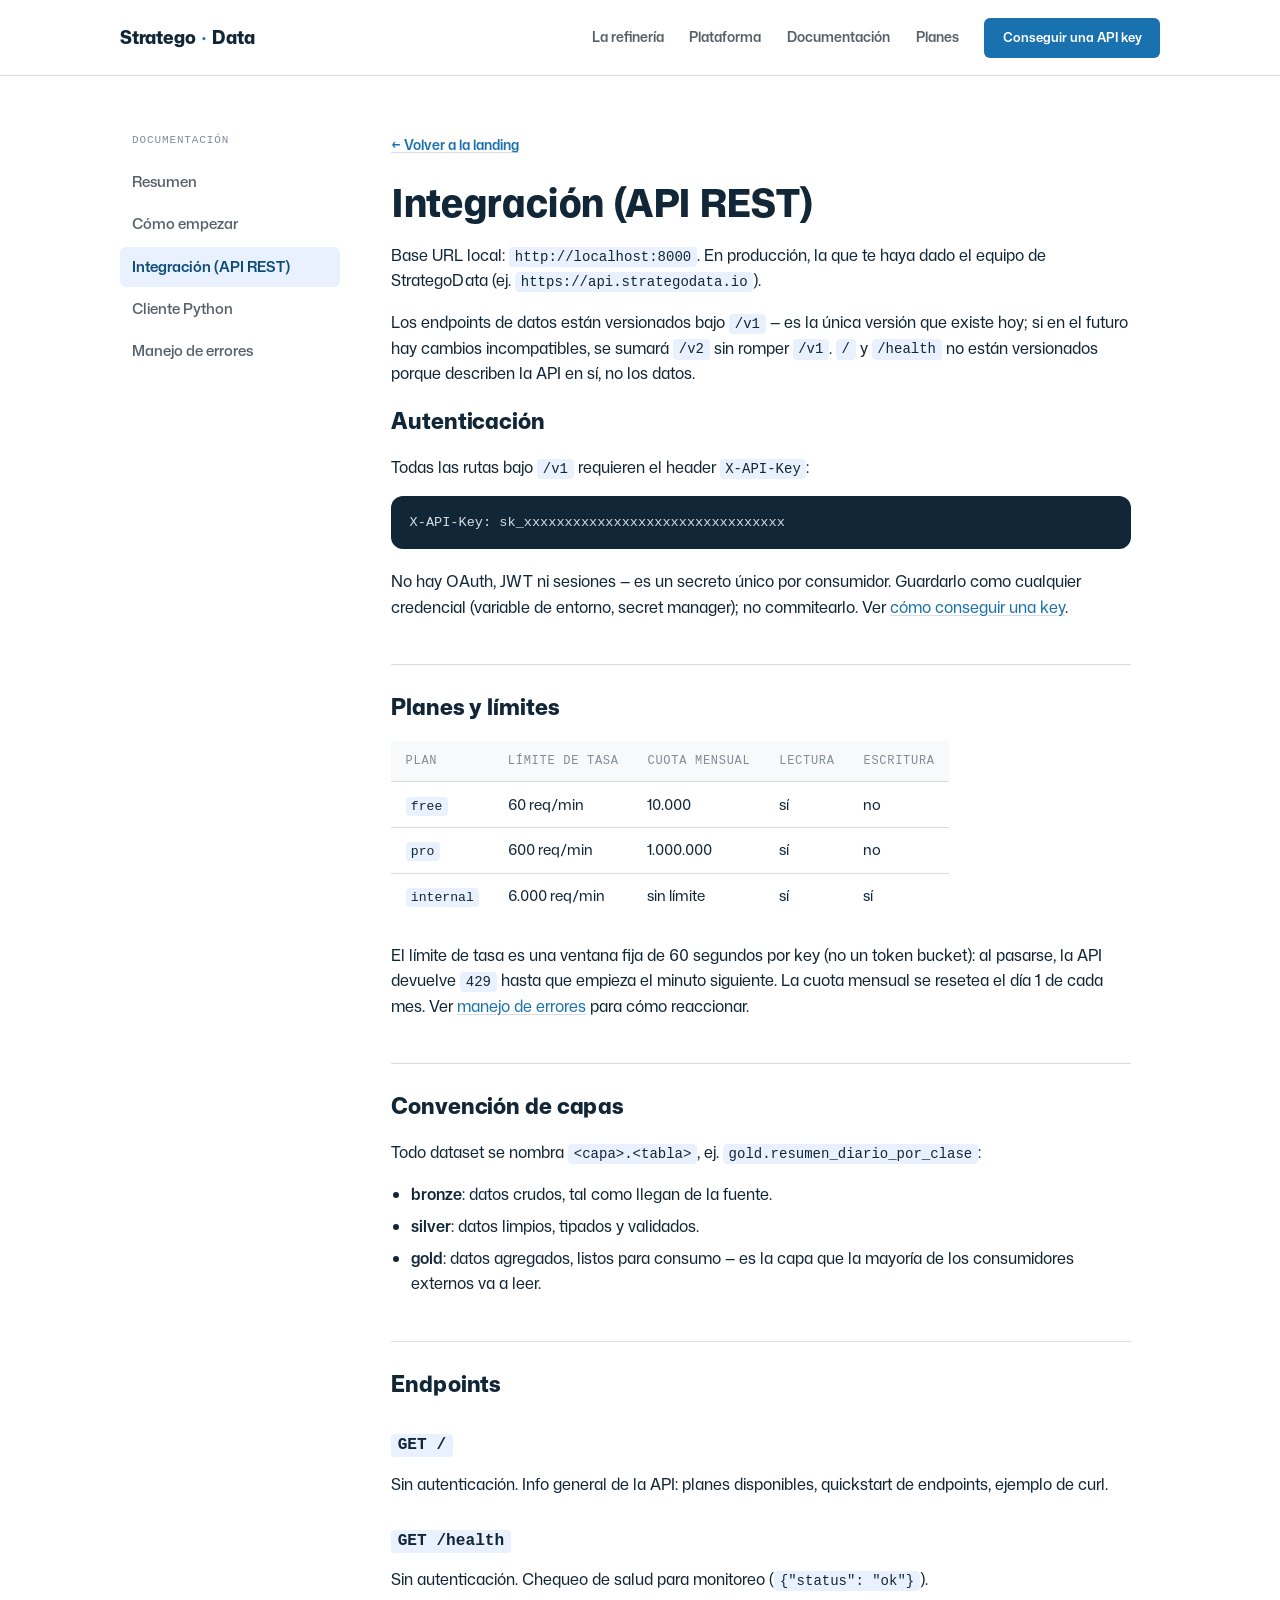
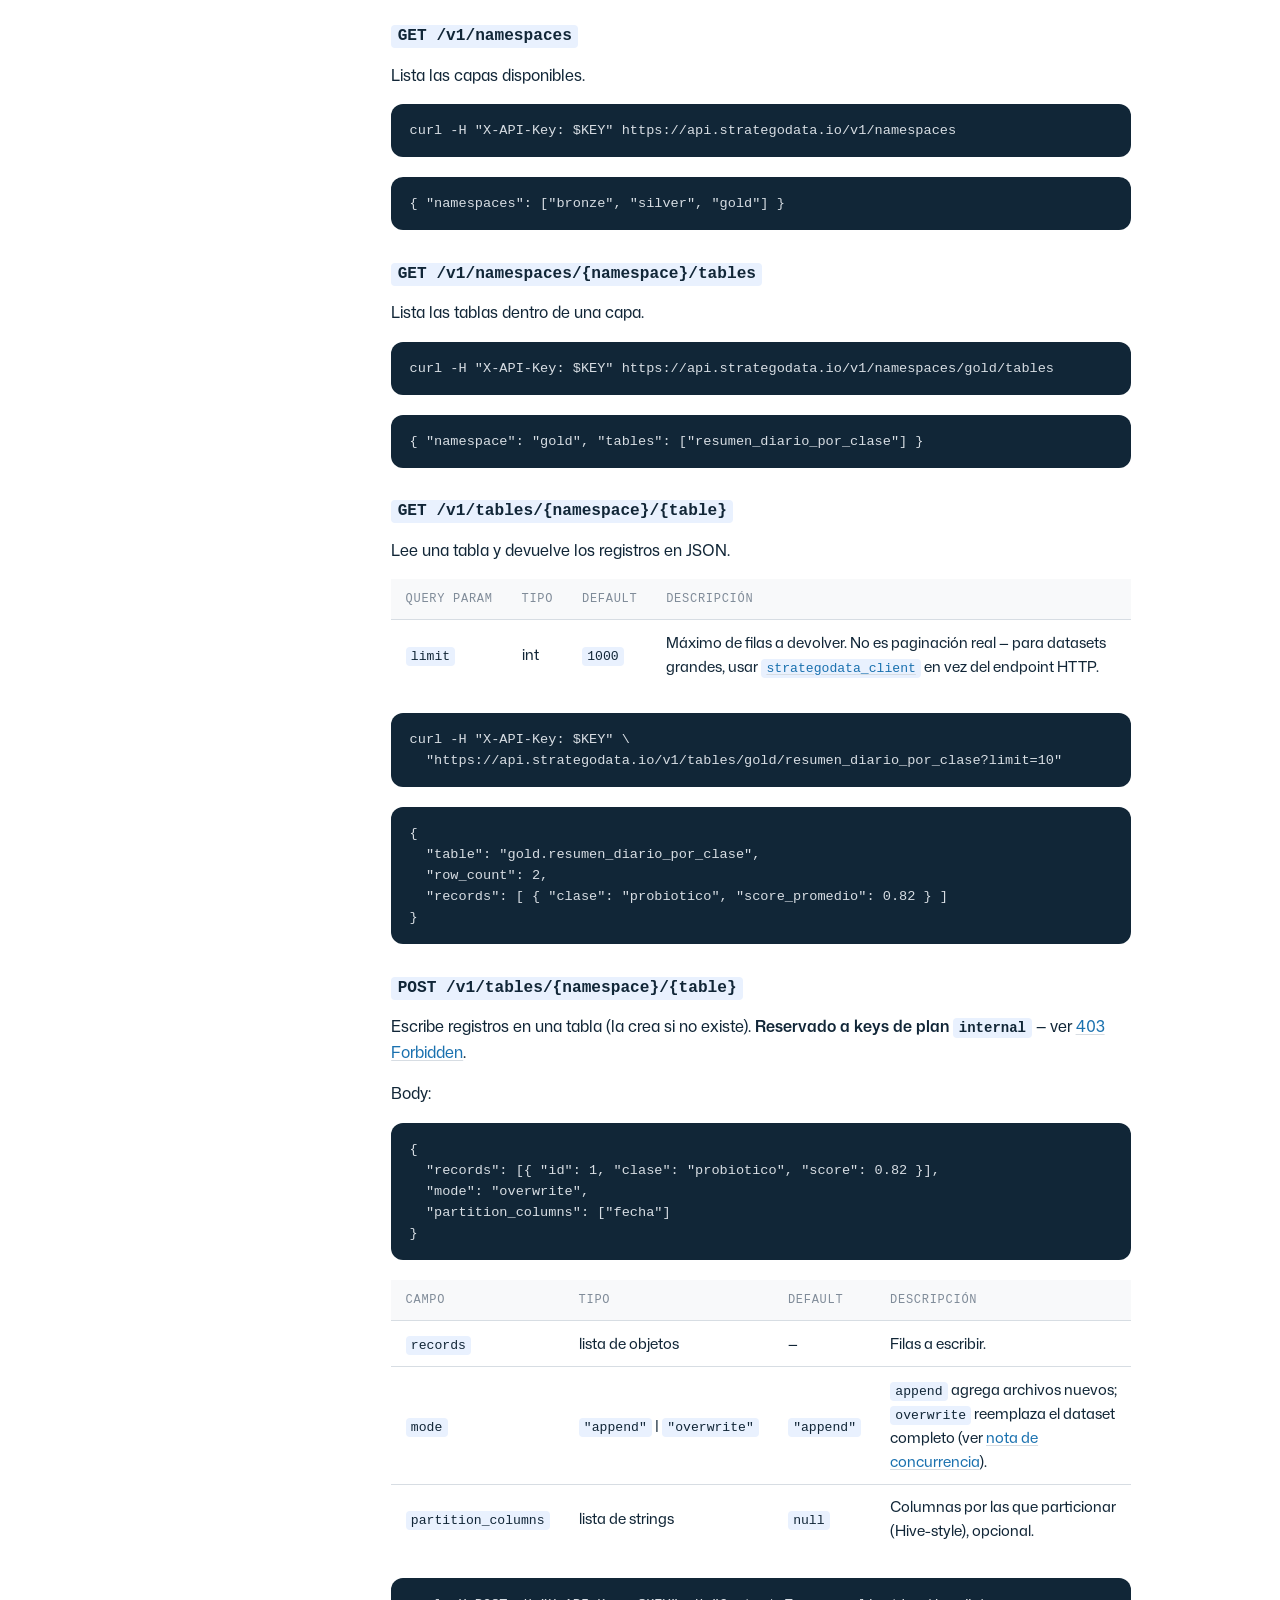
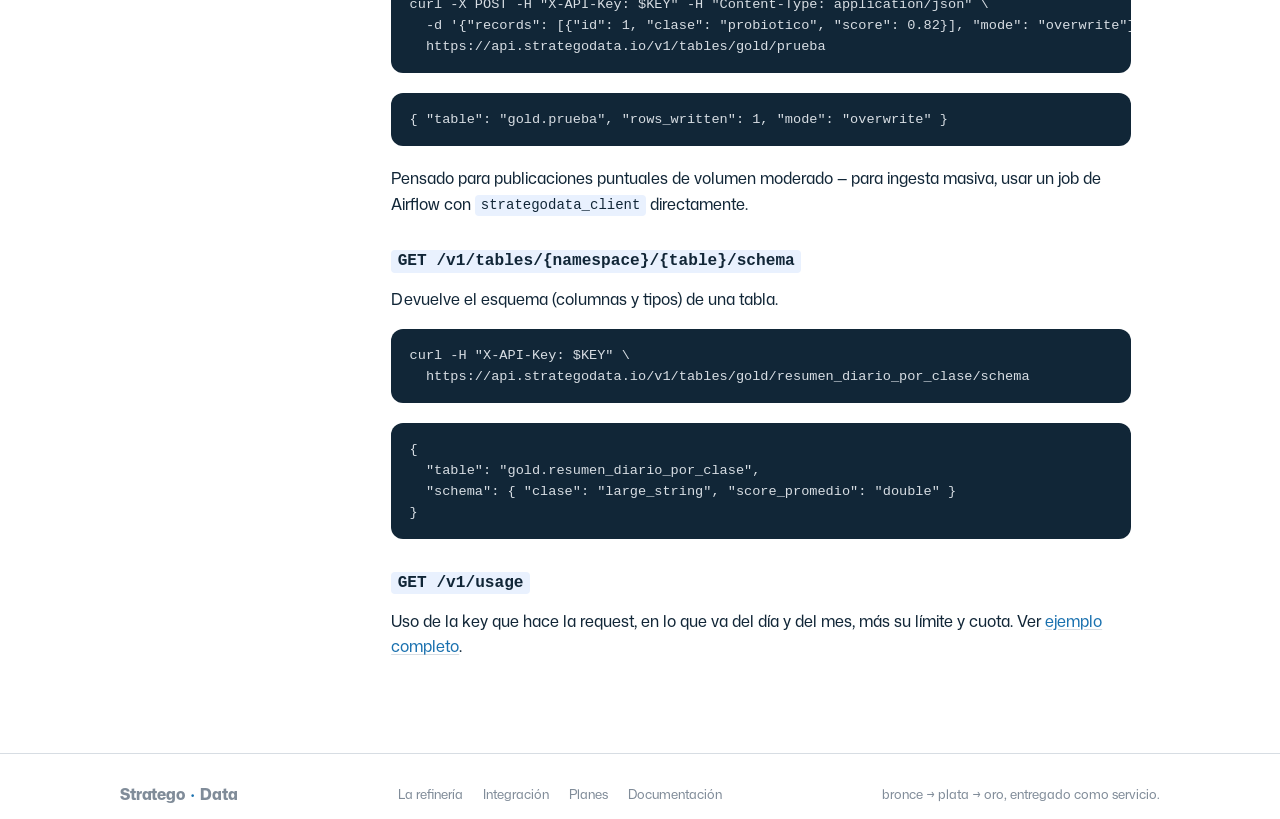
<file: docs/integration.html>
<!doctype html>
<html lang="es">
<head>
  <meta charset="UTF-8" />
  <meta name="viewport" content="width=device-width, initial-scale=1.0" />
  <title>Integración (API REST) — Documentación StrategoData</title>
  <meta name="description" content="Referencia completa de la API REST de StrategoData: endpoints, autenticación, planes y límites." />
  <link rel="icon" href="data:image/svg+xml,%3Csvg xmlns='http://www.w3.org/2000/svg' viewBox='0 0 100 100'%3E%3Ctext y='.9em' font-size='90'%3E%F0%9F%94%B7%3C/text%3E%3C/svg%3E" />
  <link rel="stylesheet" href="../styles.css" />
  <link rel="stylesheet" href="docs.css" />
</head>
<body>
<header class="site">
  <div class="wrap nav">
    <a href="../index.html" style="text-decoration:none;color:inherit;"><div class="nav-mark">Stratego<span class="dot">·</span>Data</div></a>
    <nav class="nav-links">
      <a href="../index.html#refineria">La refinería</a>
      <a href="../index.html#plataforma">Plataforma</a>
      <a href="index.html">Documentación</a>
      <a href="../index.html#planes">Planes</a>
      <a class="nav-cta" href="../index.html#planes">Conseguir una API key</a>
    </nav>
  </div>
</header>

<main class="wrap docs-shell">
  <nav class="docs-nav">
    <div class="docs-nav-title">Documentación</div>
    <a href="index.html">Resumen</a>
    <a href="getting-started.html">Cómo empezar</a>
    <a href="integration.html" class="active">Integración (API REST)</a>
    <a href="client.html">Cliente Python</a>
    <a href="errors.html">Manejo de errores</a>
  </nav>
  <article class="prose">
    <a class="docs-back" href="../index.html">&larr; Volver a la landing</a>
<h1 id="integracion-api-rest">Integración (API REST)</h1>
<p>Base URL local: <code>http://localhost:8000</code>. En producción, la que te haya dado
el equipo de StrategoData (ej. <code>https://api.strategodata.io</code>).</p>
<p>Los endpoints de datos están versionados bajo <code>/v1</code> — es la única versión
que existe hoy; si en el futuro hay cambios incompatibles, se sumará <code>/v2</code>
sin romper <code>/v1</code>. <code>/</code> y <code>/health</code> no están versionados porque describen la
API en sí, no los datos.</p>
<h2 id="autenticacion">Autenticación</h2>
<p>Todas las rutas bajo <code>/v1</code> requieren el header <code>X-API-Key</code>:</p>
<pre><code>X-API-Key: sk_xxxxxxxxxxxxxxxxxxxxxxxxxxxxxxxx
</code></pre>
<p>No hay OAuth, JWT ni sesiones — es un secreto único por consumidor. Guardarlo
como cualquier credencial (variable de entorno, secret manager); no
commitearlo. Ver <a href="getting-started.html#1-conseguir-una-api-key">cómo conseguir una key</a>.</p>
<h2 id="planes-y-limites">Planes y límites</h2>
<table>
<thead>
<tr>
<th>Plan</th>
<th>Límite de tasa</th>
<th>Cuota mensual</th>
<th>Lectura</th>
<th>Escritura</th>
</tr>
</thead>
<tbody>
<tr>
<td><code>free</code></td>
<td>60 req/min</td>
<td>10.000</td>
<td>sí</td>
<td>no</td>
</tr>
<tr>
<td><code>pro</code></td>
<td>600 req/min</td>
<td>1.000.000</td>
<td>sí</td>
<td>no</td>
</tr>
<tr>
<td><code>internal</code></td>
<td>6.000 req/min</td>
<td>sin límite</td>
<td>sí</td>
<td>sí</td>
</tr>
</tbody>
</table>
<p>El límite de tasa es una ventana fija de 60 segundos por key (no un token
bucket): al pasarse, la API devuelve <code>429</code> hasta que empieza el minuto
siguiente. La cuota mensual se resetea el día 1 de cada mes. Ver
<a href="errors.html#429-too-many-requests">manejo de errores</a> para cómo reaccionar.</p>
<h2 id="convencion-de-capas">Convención de capas</h2>
<p>Todo dataset se nombra <code>&lt;capa&gt;.&lt;tabla&gt;</code>, ej. <code>gold.resumen_diario_por_clase</code>:</p>
<ul>
<li><strong>bronze</strong>: datos crudos, tal como llegan de la fuente.</li>
<li><strong>silver</strong>: datos limpios, tipados y validados.</li>
<li><strong>gold</strong>: datos agregados, listos para consumo — es la capa que la mayoría
  de los consumidores externos va a leer.</li>
</ul>
<h2 id="endpoints">Endpoints</h2>
<h3 id="get"><code>GET /</code></h3>
<p>Sin autenticación. Info general de la API: planes disponibles, quickstart de
endpoints, ejemplo de curl.</p>
<h3 id="get-health"><code>GET /health</code></h3>
<p>Sin autenticación. Chequeo de salud para monitoreo (<code>{"status": "ok"}</code>).</p>
<h3 id="get-v1namespaces"><code>GET /v1/namespaces</code></h3>
<p>Lista las capas disponibles.</p>
<pre><code class="language-bash">curl -H &quot;X-API-Key: $KEY&quot; https://api.strategodata.io/v1/namespaces
</code></pre>
<pre><code class="language-json">{ &quot;namespaces&quot;: [&quot;bronze&quot;, &quot;silver&quot;, &quot;gold&quot;] }
</code></pre>
<h3 id="get-v1namespacesnamespacetables"><code>GET /v1/namespaces/{namespace}/tables</code></h3>
<p>Lista las tablas dentro de una capa.</p>
<pre><code class="language-bash">curl -H &quot;X-API-Key: $KEY&quot; https://api.strategodata.io/v1/namespaces/gold/tables
</code></pre>
<pre><code class="language-json">{ &quot;namespace&quot;: &quot;gold&quot;, &quot;tables&quot;: [&quot;resumen_diario_por_clase&quot;] }
</code></pre>
<h3 id="get-v1tablesnamespacetable"><code>GET /v1/tables/{namespace}/{table}</code></h3>
<p>Lee una tabla y devuelve los registros en JSON.</p>
<table>
<thead>
<tr>
<th>Query param</th>
<th>Tipo</th>
<th>Default</th>
<th>Descripción</th>
</tr>
</thead>
<tbody>
<tr>
<td><code>limit</code></td>
<td>int</td>
<td><code>1000</code></td>
<td>Máximo de filas a devolver. No es paginación real — para datasets grandes, usar <a href="client.html"><code>strategodata_client</code></a> en vez del endpoint HTTP.</td>
</tr>
</tbody>
</table>
<pre><code class="language-bash">curl -H &quot;X-API-Key: $KEY&quot; \
  &quot;https://api.strategodata.io/v1/tables/gold/resumen_diario_por_clase?limit=10&quot;
</code></pre>
<pre><code class="language-json">{
  &quot;table&quot;: &quot;gold.resumen_diario_por_clase&quot;,
  &quot;row_count&quot;: 2,
  &quot;records&quot;: [ { &quot;clase&quot;: &quot;probiotico&quot;, &quot;score_promedio&quot;: 0.82 } ]
}
</code></pre>
<h3 id="post-v1tablesnamespacetable"><code>POST /v1/tables/{namespace}/{table}</code></h3>
<p>Escribe registros en una tabla (la crea si no existe). <strong>Reservado a keys de
plan <code>internal</code></strong> — ver <a href="errors.html#403-forbidden">403 Forbidden</a>.</p>
<p>Body:</p>
<pre><code class="language-json">{
  &quot;records&quot;: [{ &quot;id&quot;: 1, &quot;clase&quot;: &quot;probiotico&quot;, &quot;score&quot;: 0.82 }],
  &quot;mode&quot;: &quot;overwrite&quot;,
  &quot;partition_columns&quot;: [&quot;fecha&quot;]
}
</code></pre>
<table>
<thead>
<tr>
<th>Campo</th>
<th>Tipo</th>
<th>Default</th>
<th>Descripción</th>
</tr>
</thead>
<tbody>
<tr>
<td><code>records</code></td>
<td>lista de objetos</td>
<td>—</td>
<td>Filas a escribir.</td>
</tr>
<tr>
<td><code>mode</code></td>
<td><code>"append"</code> | <code>"overwrite"</code></td>
<td><code>"append"</code></td>
<td><code>append</code> agrega archivos nuevos; <code>overwrite</code> reemplaza el dataset completo (ver <a href="client.html#escritura-y-concurrencia">nota de concurrencia</a>).</td>
</tr>
<tr>
<td><code>partition_columns</code></td>
<td>lista de strings</td>
<td><code>null</code></td>
<td>Columnas por las que particionar (Hive-style), opcional.</td>
</tr>
</tbody>
</table>
<pre><code class="language-bash">curl -X POST -H &quot;X-API-Key: $KEY&quot; -H &quot;Content-Type: application/json&quot; \
  -d '{&quot;records&quot;: [{&quot;id&quot;: 1, &quot;clase&quot;: &quot;probiotico&quot;, &quot;score&quot;: 0.82}], &quot;mode&quot;: &quot;overwrite&quot;}' \
  https://api.strategodata.io/v1/tables/gold/prueba
</code></pre>
<pre><code class="language-json">{ &quot;table&quot;: &quot;gold.prueba&quot;, &quot;rows_written&quot;: 1, &quot;mode&quot;: &quot;overwrite&quot; }
</code></pre>
<p>Pensado para publicaciones puntuales de volumen moderado — para ingesta
masiva, usar un job de Airflow con <code>strategodata_client</code> directamente.</p>
<h3 id="get-v1tablesnamespacetableschema"><code>GET /v1/tables/{namespace}/{table}/schema</code></h3>
<p>Devuelve el esquema (columnas y tipos) de una tabla.</p>
<pre><code class="language-bash">curl -H &quot;X-API-Key: $KEY&quot; \
  https://api.strategodata.io/v1/tables/gold/resumen_diario_por_clase/schema
</code></pre>
<pre><code class="language-json">{
  &quot;table&quot;: &quot;gold.resumen_diario_por_clase&quot;,
  &quot;schema&quot;: { &quot;clase&quot;: &quot;large_string&quot;, &quot;score_promedio&quot;: &quot;double&quot; }
}
</code></pre>
<h3 id="get-v1usage"><code>GET /v1/usage</code></h3>
<p>Uso de la key que hace la request, en lo que va del día y del mes, más su
límite y cuota. Ver <a href="getting-started.html#4-revisar-el-consumo">ejemplo completo</a>.</p>
  </article>
</main>

<footer class="site">
  <div class="wrap footer-inner">
    <div class="nav-mark">Stratego<span class="dot">·</span>Data</div>
    <div class="footer-links">
      <a href="../index.html#refineria">La refinería</a>
      <a href="../index.html#integracion">Integración</a>
      <a href="../index.html#planes">Planes</a>
      <a href="index.html">Documentación</a>
    </div>
    <div>bronce &rarr; plata &rarr; oro, entregado como servicio.</div>
  </div>
</footer>
</body>
</html>
</file>
<file: styles.css>
@font-face {
    font-family: 'Mona Sans';
    font-weight: 400;
    font-style: normal;
    font-display: swap;
    src: url('fonts/MonaSans-Regular.woff2') format('woff2');
  }
  @font-face {
    font-family: 'Mona Sans';
    font-weight: 500;
    font-style: normal;
    font-display: swap;
    src: url('fonts/MonaSans-Medium.woff2') format('woff2');
  }
  @font-face {
    font-family: 'Mona Sans';
    font-weight: 600;
    font-style: normal;
    font-display: swap;
    src: url('fonts/MonaSans-SemiBold.woff2') format('woff2');
  }
  @font-face {
    font-family: 'Mona Sans';
    font-weight: 800;
    font-style: normal;
    font-display: swap;
    src: url('fonts/MonaSans-ExtraBold.woff2') format('woff2');
  }

  /* ============ TOKENS (BIOS design system) ============ */
  :root {
    /* surfaces */
    --bg: #FFFFFF;
    --bg-muted: #F8F9FA;      /* alabaster-50 */
    --bg-soft: #E9F1FE;       /* matisse-50 */
    --surface: #FFFFFF;
    --surface-raised: #F8F9FA;

    /* text */
    --ink: #112637;           /* big-stone-900 */
    --ink-dim: #576069;       /* shuttle-gray-600 */
    --ink-faint: #808C99;     /* shuttle-gray-400 */
    --on-primary: #FFFFFF;

    /* borders */
    --border: #DBDBDB;        /* timberwolf-100 */
    --border-soft: #D7DDE3;   /* shuttle-gray-100 */

    /* brand */
    --primary: #1A71AF;       /* matisse-500 */
    --primary-hover: #228AD4; /* matisse-400 */
    --primary-strong: #0E4C78;/* matisse-700 */
    --primary-soft: #C7DDFD;  /* matisse-100 */
    --primary-softer: #E9F1FE;/* matisse-50 */
    --deep: #112637;          /* big-stone-900 */
    --deep-alt: #1C384F;      /* big-stone-800 */

    /* semantic */
    --destructive: #F92325;
    --destructive-dark: #D71A1C;
    --ring: #1A71AF;

    /* niveles de la refinería — el valor sube con el refinamiento.
       nada de tonos pálidos usados como texto: deben leerse bien
       sobre blanco tanto en la barra como en la etiqueta. */
    --tier-bronze: #228AD4;   /* matisse-400: crudo, recién llegado */
    --tier-silver: #1A71AF;   /* matisse-500: en proceso */
    --tier-gold: #112637;     /* big-stone-900: refinado, autoritativo */

    /* la terminal siempre es oscura, como una terminal real */
    --term-bg: #112637;
    --term-bg-bar: #0D1F2E;
    --term-border: rgba(219,221,227,0.14);

    /* franja siempre oscura (CTA final): no se redefine en los bloques
       de tema oscuro/claro a propósito, para que nunca quede blanco
       sobre blanco cuando --deep se invierte en modo oscuro */
    --dark-band: #112637;

    /* escala de radios */
    --radius: 0.5rem;
    --radius-sm: 4px;
    --radius-md: 6px;
    --radius-xl: 12px;
    --radius-2xl: 16px;
    --radius-3xl: 24px;
    --radius-full: 9999px;

    --shadow-sm: 0 1px 2px rgba(17,38,55,0.06);
    --shadow-md: 0 6px 20px -8px rgba(17,38,55,0.18);
    --shadow-lg: 0 24px 60px -24px rgba(17,38,55,0.35);

    color-scheme: light;
  }

  @media (prefers-color-scheme: dark) {
    :root {
      --bg: #112637;
      --bg-muted: #0D1F2E;
      --bg-soft: #1C384F;
      --surface: #14293B;
      --surface-raised: #1C384F;

      --ink: #F3F6F9;
      --ink-dim: #B4BFCB;
      --ink-faint: #839099;
      --on-primary: #0D1F2E;

      --border: rgba(219,221,227,0.16);
      --border-soft: rgba(219,221,227,0.09);

      --primary: #89BEFB;
      --primary-hover: #C7DDFD;
      --primary-strong: #E9F1FE;
      --primary-soft: rgba(137,190,251,0.16);
      --primary-softer: rgba(137,190,251,0.08);
      --deep: #E9F1FE;
      --deep-alt: #C7DDFD;

      --destructive: #FF7476;
      --destructive-dark: #F92325;
      --ring: #89BEFB;

      --tier-bronze: #7FA0C4;
      --tier-silver: #89BEFB;
      --tier-gold: #F3F6F9;

      --term-bg: #0A1620;
      --term-bg-bar: #071119;
      --term-border: rgba(219,221,227,0.14);

      --shadow-sm: 0 1px 2px rgba(0,0,0,0.3);
      --shadow-md: 0 6px 20px -8px rgba(0,0,0,0.5);
      --shadow-lg: 0 24px 60px -24px rgba(0,0,0,0.7);
      color-scheme: dark;
    }
  }
  :root[data-theme="dark"] {
    --bg: #112637; --bg-muted: #0D1F2E; --bg-soft: #1C384F;
    --surface: #14293B; --surface-raised: #1C384F;
    --ink: #F3F6F9; --ink-dim: #B4BFCB; --ink-faint: #839099; --on-primary: #0D1F2E;
    --border: rgba(219,221,227,0.16); --border-soft: rgba(219,221,227,0.09);
    --primary: #89BEFB; --primary-hover: #C7DDFD; --primary-strong: #E9F1FE;
    --primary-soft: rgba(137,190,251,0.16); --primary-softer: rgba(137,190,251,0.08);
    --deep: #E9F1FE; --deep-alt: #C7DDFD;
    --destructive: #FF7476; --destructive-dark: #F92325; --ring: #89BEFB;
    --tier-bronze: #7FA0C4; --tier-silver: #89BEFB; --tier-gold: #F3F6F9;
    --term-bg: #0A1620; --term-bg-bar: #071119; --term-border: rgba(219,221,227,0.14);
    --shadow-sm: 0 1px 2px rgba(0,0,0,0.3); --shadow-md: 0 6px 20px -8px rgba(0,0,0,0.5); --shadow-lg: 0 24px 60px -24px rgba(0,0,0,0.7);
    color-scheme: dark;
  }
  :root[data-theme="light"] {
    --bg: #FFFFFF; --bg-muted: #F8F9FA; --bg-soft: #E9F1FE;
    --surface: #FFFFFF; --surface-raised: #F8F9FA;
    --ink: #112637; --ink-dim: #576069; --ink-faint: #808C99; --on-primary: #FFFFFF;
    --border: #DBDBDB; --border-soft: #D7DDE3;
    --primary: #1A71AF; --primary-hover: #228AD4; --primary-strong: #0E4C78;
    --primary-soft: #C7DDFD; --primary-softer: #E9F1FE;
    --deep: #112637; --deep-alt: #1C384F;
    --destructive: #F92325; --destructive-dark: #D71A1C; --ring: #1A71AF;
    --tier-bronze: #228AD4; --tier-silver: #1A71AF; --tier-gold: #112637;
    --term-bg: #112637; --term-bg-bar: #0D1F2E; --term-border: rgba(219,221,227,0.14);
    --shadow-sm: 0 1px 2px rgba(17,38,55,0.06); --shadow-md: 0 6px 20px -8px rgba(17,38,55,0.18); --shadow-lg: 0 24px 60px -24px rgba(17,38,55,0.35);
    color-scheme: light;
  }

  /* ============ BASE ============ */
  * { box-sizing: border-box; }
  body {
    margin: 0;
    background: var(--bg);
    color: var(--ink);
    font-family: 'Mona Sans', ui-sans-serif, sans-serif, system-ui;
    font-size: 16px;
    line-height: 1.6;
    overflow-x: hidden;
    transition: background 0.25s ease, color 0.25s ease;
  }
  ::selection { background: var(--primary-soft); color: var(--deep); }
  a { color: inherit; }
  h1, h2, h3 { text-wrap: balance; margin: 0; }
  p { margin: 0; }

  .wrap { max-width: 1120px; margin: 0 auto; padding-inline: clamp(1.25rem, 4vw, 2.5rem); }

  .eyebrow {
    font-family: ui-monospace, SFMono-Regular, Menlo, Monaco, Consolas, monospace;
    font-size: 0.75rem;
    font-weight: 500;
    letter-spacing: 0.08em;
    text-transform: uppercase;
    color: var(--primary);
  }

  .display { font-weight: 800; letter-spacing: -0.01em; line-height: 1.04; }
  .tabular { font-variant-numeric: tabular-nums; }
  code, .mono { font-family: ui-monospace, SFMono-Regular, Menlo, Monaco, Consolas, monospace; }

  button, .btn {
    font-family: 'Mona Sans', sans-serif;
    font-weight: 600;
    font-size: 0.9375rem;
    cursor: pointer;
    border: none;
  }
  :focus-visible { outline: 2px solid var(--ring); outline-offset: 2px; }

  @media (prefers-reduced-motion: reduce) {
    *, *::before, *::after {
      animation-duration: 0.01ms !important;
      animation-iteration-count: 1 !important;
      transition-duration: 0.01ms !important;
      scroll-behavior: auto !important;
    }
  }

  /* ============ NAV ============ */
  header.site {
    position: sticky; top: 0; z-index: 50;
    background: color-mix(in srgb, var(--bg) 85%, transparent);
    backdrop-filter: blur(10px);
    border-bottom: 1px solid var(--border-soft);
  }
  .nav { display: flex; align-items: center; justify-content: space-between; padding-block: 1.1rem; }
  .nav-mark {
    display: flex; align-items: baseline; gap: 0.4rem;
    font-weight: 800; font-size: 1.15rem; letter-spacing: -0.01em;
  }
  .nav-mark .dot { color: var(--primary); }
  .nav-links { display: flex; gap: clamp(1rem, 2vw, 2rem); align-items: center; font-size: 0.875rem; font-weight: 600; }
  .nav-links a:not(.nav-cta) { text-decoration: none; color: var(--ink-dim); transition: color 0.15s ease; }
  .nav-links a:not(.nav-cta):hover, .nav-links a:not(.nav-cta):focus-visible { color: var(--primary); }
  .nav-links .nav-cta {
    background: var(--primary); color: var(--on-primary);
    padding: 0.6rem 1.15rem; font-size: 0.8125rem;
    text-decoration: none; border-radius: var(--radius-md);
    transition: background 0.15s ease, box-shadow 0.15s ease;
  }
  .nav-links .nav-cta:hover, .nav-links .nav-cta:focus-visible { background: var(--primary-hover); color: var(--on-primary); box-shadow: var(--shadow-sm); }
  @media (max-width: 720px) { .nav-links a:not(.nav-cta) { display: none; } }

  /* ============ HERO ============ */
  .hero { position: relative; padding-block: clamp(3.25rem, 8vw, 6.5rem) clamp(2.75rem, 6vw, 4.5rem); overflow: hidden; }
  .hero::before {
    content: "";
    position: absolute; inset: -15% -10% auto -10%; height: 100%;
    background: radial-gradient(42% 55% at 82% 10%, var(--bg-soft), transparent 72%);
    pointer-events: none;
  }
  .hero-grid {
    position: relative; display: grid;
    grid-template-columns: minmax(0, 1.1fr) minmax(0, 0.9fr);
    gap: clamp(2rem, 5vw, 4rem); align-items: center;
  }
  @media (max-width: 900px) { .hero-grid { grid-template-columns: 1fr; } }
  .hero-eyebrow { margin-bottom: 1.1rem; }
  h1.hero-title { font-size: clamp(2.4rem, 5.4vw, 4.2rem); margin-bottom: 1.35rem; }
  h1.hero-title .accent { color: var(--primary); }
  .hero-sub { max-width: 46ch; color: var(--ink-dim); font-size: clamp(1rem, 1.3vw, 1.125rem); margin-bottom: 2rem; }
  .hero-ctas { display: flex; gap: 0.85rem; flex-wrap: wrap; margin-bottom: 2.3rem; }
  .btn-primary {
    background: var(--primary); color: var(--on-primary);
    padding: 0.85rem 1.5rem; text-decoration: none; display: inline-block;
    border-radius: var(--radius-md);
    transition: background 0.15s ease, box-shadow 0.15s ease, transform 0.15s ease;
  }
  .btn-primary:hover { background: var(--primary-hover); box-shadow: var(--shadow-md); transform: translateY(-1px); }
  .btn-secondary {
    background: transparent; color: var(--ink);
    padding: 0.85rem 1.5rem; text-decoration: none; display: inline-block;
    border: 1px solid var(--border); border-radius: var(--radius-md);
    transition: border-color 0.15s ease, color 0.15s ease, background 0.15s ease;
  }
  .btn-secondary:hover { border-color: var(--primary); color: var(--primary); background: var(--bg-soft); }

  .hero-facts { display: flex; gap: clamp(1.5rem, 3vw, 2.5rem); flex-wrap: wrap; }
  .hero-fact .num { font-family: ui-monospace, SFMono-Regular, Menlo, Monaco, Consolas, monospace; font-weight: 500; font-size: 1.375rem; color: var(--primary); display: block; }
  .hero-fact .lbl { font-size: 0.8125rem; color: var(--ink-faint); }

  /* panel de terminal — siempre con chrome oscuro, como una terminal real */
  .terminal {
    background: var(--term-bg); border: 1px solid var(--term-border);
    border-radius: var(--radius-xl); box-shadow: var(--shadow-lg);
    font-family: ui-monospace, SFMono-Regular, Menlo, Monaco, Consolas, monospace;
    font-size: 0.8125rem; overflow: hidden;
  }
  .terminal-bar { display: flex; align-items: center; gap: 0.4rem; padding: 0.65rem 0.9rem; border-bottom: 1px solid var(--term-border); background: var(--term-bg-bar); }
  .terminal-bar span { width: 9px; height: 9px; border-radius: 50%; background: rgba(219,221,227,0.22); }
  .terminal-bar .lbl { margin-left: 0.5rem; color: #839099; font-size: 0.75rem; }
  .terminal-body { padding: 1.1rem 1.15rem 1.3rem; overflow-x: auto; color: #D7DDE3; }
  .terminal-body pre { margin: 0; white-space: pre; }
  .tk-cmd { color: #89BEFB; }
  .tk-str { color: #7FD4A8; }
  .tk-key { color: #C7DDFD; }
  .tk-mut { color: #6B7885; }
  .tk-punc { color: #839099; }

  /* ============ SECTION SCAFFOLD ============ */
  section { padding-block: clamp(2.75rem, 6vw, 5rem); }
  .section-head { max-width: 62ch; margin-bottom: clamp(2rem, 4vw, 2.75rem); }
  .section-head .eyebrow { margin-bottom: 0.7rem; }
  h2.section-title { font-size: clamp(1.75rem, 3.2vw, 2.5rem); font-weight: 800; letter-spacing: -0.01em; }
  .section-head p { color: var(--ink-dim); margin-top: 0.9rem; font-size: 1.0625rem; }

  /* ============ THESIS BAND ============ */
  .thesis { border-top: 1px solid var(--border-soft); border-bottom: 1px solid var(--border-soft); background: var(--bg-muted); }
  .thesis .wrap { padding-block: clamp(2.25rem, 4.5vw, 3.25rem); }
  .thesis p.lead { font-weight: 800; font-size: clamp(1.3rem, 2.6vw, 1.85rem); line-height: 1.25; max-width: 34ch; letter-spacing: -0.005em; }
  .thesis .accent { color: var(--primary); }
  .thesis-note { font-weight: 400; font-size: 1rem; color: var(--ink-dim); margin-top: 1rem; max-width: 56ch; }

  /* ============ REFINERÍA (bronce/plata/oro) ============ */
  .refinery-strip { display: grid; grid-template-columns: repeat(3, 1fr); gap: 1.1rem; }
  @media (max-width: 800px) { .refinery-strip { grid-template-columns: 1fr; } }
  .ingot {
    position: relative; padding: clamp(1.5rem, 3vw, 1.9rem);
    background: var(--surface); border: 1px solid var(--border-soft);
    border-radius: var(--radius-xl);
    opacity: 0.5; transform: translateY(8px);
    transition: opacity 0.55s cubic-bezier(.2,.7,.3,1), transform 0.55s cubic-bezier(.2,.7,.3,1);
  }
  .ingot.lit { opacity: 1; transform: translateY(0); }
  .ingot .tier-bar { height: 4px; width: 2.25rem; border-radius: var(--radius-full); margin-bottom: 1.1rem; background: var(--tier-color); }
  .ingot .tier-name { font-weight: 800; font-size: 1.375rem; color: var(--tier-color); letter-spacing: -0.01em; margin-bottom: 0.5rem; }
  .ingot .tier-role { font-family: ui-monospace, SFMono-Regular, Menlo, Monaco, Consolas, monospace; font-size: 0.75rem; color: var(--ink-faint); text-transform: uppercase; letter-spacing: 0.06em; margin-bottom: 0.85rem; }
  .ingot p.tier-desc { color: var(--ink-dim); font-size: 0.9375rem; }
  .ingot--bronze { --tier-color: var(--tier-bronze); }
  .ingot--silver { --tier-color: var(--tier-silver); }
  .ingot--gold { --tier-color: var(--tier-gold); }

  .orchestration-note {
    display: flex; align-items: center; gap: 0.6rem; margin-top: 1.25rem;
    font-size: 0.875rem; color: var(--ink-dim);
  }
  .orchestration-note .tag {
    background: var(--primary-softer); color: var(--primary-strong);
    border-radius: var(--radius-full); padding: 0.25rem 0.7rem;
    font-size: 0.75rem; font-weight: 600;
  }

  /* ============ FEATURES ============ */
  .feature-grid { display: grid; grid-template-columns: repeat(auto-fit, minmax(260px, 1fr)); gap: 1.1rem; }
  .feature {
    background: var(--surface); border: 1px solid var(--border-soft); border-radius: var(--radius-xl);
    padding: 1.6rem; display: flex; flex-direction: column; gap: 0.65rem;
  }
  .feature .mark { font-family: ui-monospace, SFMono-Regular, Menlo, Monaco, Consolas, monospace; font-size: 0.6875rem; color: var(--primary); letter-spacing: 0.07em; font-weight: 500; }
  .feature h3 { font-weight: 600; font-size: 1.0625rem; }
  .feature p { color: var(--ink-dim); font-size: 0.9375rem; }
  .feature.roadmap { background: var(--bg-muted); border-style: dashed; }
  .feature.roadmap .mark { color: var(--ink-faint); }

  /* ============ API DEMO ============ */
  .demo-grid { display: grid; grid-template-columns: minmax(0,1fr) minmax(0,1fr); gap: 1.5rem; }
  @media (max-width: 860px) { .demo-grid { grid-template-columns: 1fr; } }
  .demo-col h3 { font-family: ui-monospace, SFMono-Regular, Menlo, Monaco, Consolas, monospace; font-size: 0.75rem; text-transform: uppercase; letter-spacing: 0.07em; color: var(--ink-faint); font-weight: 500; margin-bottom: 0.75rem; }

  /* ============ PLANES ============ */
  .plans-sheet { border: 1px solid var(--border-soft); border-radius: var(--radius-xl); overflow: hidden; overflow-x: auto; }
  table.plans { width: 100%; border-collapse: collapse; font-size: 0.9375rem; min-width: 620px; }
  table.plans th, table.plans td { text-align: left; padding: 0.95rem 1.15rem; border-bottom: 1px solid var(--border-soft); }
  table.plans thead th {
    font-family: ui-monospace, SFMono-Regular, Menlo, Monaco, Consolas, monospace;
    font-size: 0.75rem; text-transform: uppercase; letter-spacing: 0.07em; color: var(--ink-faint);
    font-weight: 500; background: var(--bg-muted);
  }
  table.plans tbody tr:last-child td { border-bottom: none; }
  table.plans td.plan-name { font-weight: 800; font-size: 1.0625rem; }
  table.plans td.plan-name.p-free { color: var(--ink-dim); }
  table.plans td.plan-name.p-pro { color: var(--primary); }
  table.plans td.plan-name.p-enterprise { color: var(--deep); }
  table.plans td.num { font-family: ui-monospace, SFMono-Regular, Menlo, Monaco, Consolas, monospace; }
  td.yn-yes { color: var(--primary); font-family: ui-monospace, SFMono-Regular, Menlo, Monaco, Consolas, monospace; font-weight: 500; }
  td.yn-no { color: var(--ink-faint); font-family: ui-monospace, SFMono-Regular, Menlo, Monaco, Consolas, monospace; }
  .plans-note { margin-top: 1rem; color: var(--ink-faint); font-size: 0.8438rem; }

  /* ============ CTA / FOOTER ============ */
  .cta-band { border-top: 1px solid var(--border-soft); background: var(--dark-band); position: relative; overflow: hidden; }
  .cta-band::before {
    content: ""; position: absolute; inset: 0;
    background: radial-gradient(55% 130% at 88% 0%, rgba(137,190,251,0.14), transparent 65%);
    pointer-events: none;
  }
  .cta-inner { position: relative; display: flex; align-items: center; justify-content: space-between; gap: 2rem; flex-wrap: wrap; padding-block: clamp(2.75rem, 5.5vw, 4rem); }
  .cta-inner h2 { font-weight: 800; font-size: clamp(1.6rem, 3.4vw, 2.4rem); max-width: 18ch; color: #F3F6F9; letter-spacing: -0.01em; }
  .cta-inner .btn-primary { font-size: 1rem; padding: 1rem 1.9rem; background: #89BEFB; color: #0D1F2E; }
  .cta-inner .btn-primary:hover { background: #C7DDFD; }

  footer.site { border-top: 1px solid var(--border-soft); }
  .footer-inner { display: flex; justify-content: space-between; align-items: center; flex-wrap: wrap; gap: 1rem; padding-block: 1.75rem; font-size: 0.8125rem; color: var(--ink-faint); }
  .footer-inner .nav-mark { font-size: 1rem; }
  .footer-links { display: flex; gap: 1.25rem; }
  .footer-links a { text-decoration: none; color: var(--ink-faint); }
  .footer-links a:hover { color: var(--primary); }
</file>
<file: docs/docs.css>
/* Estilos de la sección de documentación. Reutiliza los tokens de marca
   definidos en ../styles.css (colores, radios, tipografía) — este archivo
   solo agrega el layout de dos columnas y la tipografía de lectura larga. */

.docs-shell {
  display: grid;
  grid-template-columns: 220px minmax(0, 1fr);
  gap: clamp(2rem, 4vw, 3.5rem);
  align-items: start;
  padding-block: clamp(2rem, 5vw, 3.5rem) clamp(3rem, 6vw, 5rem);
}
@media (max-width: 860px) {
  .docs-shell { grid-template-columns: 1fr; }
}

.docs-nav {
  position: sticky;
  top: 5.5rem;
  display: flex;
  flex-direction: column;
  gap: 0.15rem;
}
.docs-nav-title {
  font-family: ui-monospace, SFMono-Regular, Menlo, Monaco, Consolas, monospace;
  font-size: 0.6875rem;
  text-transform: uppercase;
  letter-spacing: 0.08em;
  color: var(--ink-faint);
  margin: 0 0 0.6rem 0.75rem;
}
.docs-nav a {
  display: block;
  padding: 0.5rem 0.75rem;
  border-radius: var(--radius-md);
  color: var(--ink-dim);
  text-decoration: none;
  font-size: 0.9375rem;
  font-weight: 500;
  transition: background 0.15s ease, color 0.15s ease;
}
.docs-nav a:hover { background: var(--bg-soft); color: var(--primary); }
.docs-nav a.active { background: var(--primary-softer); color: var(--primary-strong); font-weight: 600; }

.docs-back {
  display: inline-block;
  margin-bottom: 1.5rem;
  font-size: 0.875rem;
  font-weight: 600;
  color: var(--ink-faint);
  text-decoration: none;
}
.docs-back:hover { color: var(--primary); }

.prose { max-width: 74ch; }
.prose > *:first-child { margin-top: 0; }

.prose h1 {
  font-weight: 800;
  font-size: clamp(1.75rem, 3vw, 2.5rem);
  letter-spacing: -0.01em;
  line-height: 1.1;
  margin: 0 0 1.25rem;
}
.prose h2 {
  font-weight: 800;
  font-size: 1.4rem;
  letter-spacing: -0.005em;
  margin: 2.75rem 0 1rem;
  padding-top: 1.5rem;
  border-top: 1px solid var(--border-soft);
}
.prose h2:first-of-type { border-top: none; padding-top: 0; margin-top: 0.5rem; }
.prose h3 {
  font-weight: 600;
  font-size: 1.0625rem;
  margin: 1.75rem 0 0.75rem;
}
.prose h3 code { font-size: 0.95em; }
.prose p { margin: 0 0 1rem; color: var(--ink); }
.prose ul, .prose ol { margin: 0 0 1.1rem; padding-left: 1.25rem; color: var(--ink); }
.prose li { margin-bottom: 0.4rem; }
.prose li > p { margin-bottom: 0.4rem; }
.prose a { color: var(--primary); text-decoration: underline; text-decoration-color: var(--border-soft); text-underline-offset: 2px; }
.prose a:hover { text-decoration-color: var(--primary); }
.prose strong { font-weight: 600; }

.prose code {
  font-family: ui-monospace, SFMono-Regular, Menlo, Monaco, Consolas, monospace;
  background: var(--bg-soft);
  padding: 0.15em 0.4em;
  border-radius: var(--radius-sm);
  font-size: 0.875em;
}
.prose pre {
  background: var(--term-bg);
  color: #D7DDE3;
  padding: 1rem 1.15rem;
  border-radius: var(--radius-xl);
  overflow-x: auto;
  margin: 0 0 1.25rem;
  font-size: 0.85rem;
  line-height: 1.55;
}
.prose pre code { background: none; padding: 0; color: inherit; font-size: 1em; }

.prose table {
  width: 100%;
  border-collapse: collapse;
  margin: 0 0 1.5rem;
  font-size: 0.9375rem;
  display: block;
  overflow-x: auto;
}
.prose th, .prose td {
  text-align: left;
  padding: 0.65rem 0.9rem;
  border-bottom: 1px solid var(--border-soft);
  white-space: nowrap;
}
.prose td:last-child, .prose th:last-child { white-space: normal; }
.prose thead th {
  font-family: ui-monospace, SFMono-Regular, Menlo, Monaco, Consolas, monospace;
  font-size: 0.75rem;
  text-transform: uppercase;
  letter-spacing: 0.06em;
  color: var(--ink-faint);
  background: var(--bg-muted);
  font-weight: 500;
}
.prose tbody tr:last-child td { border-bottom: none; }

.prose blockquote {
  border-left: 3px solid var(--primary-soft);
  padding-left: 1rem;
  color: var(--ink-dim);
  margin: 0 0 1.25rem;
}
.prose hr { border: none; border-top: 1px solid var(--border-soft); margin: 2rem 0; }
</file>
